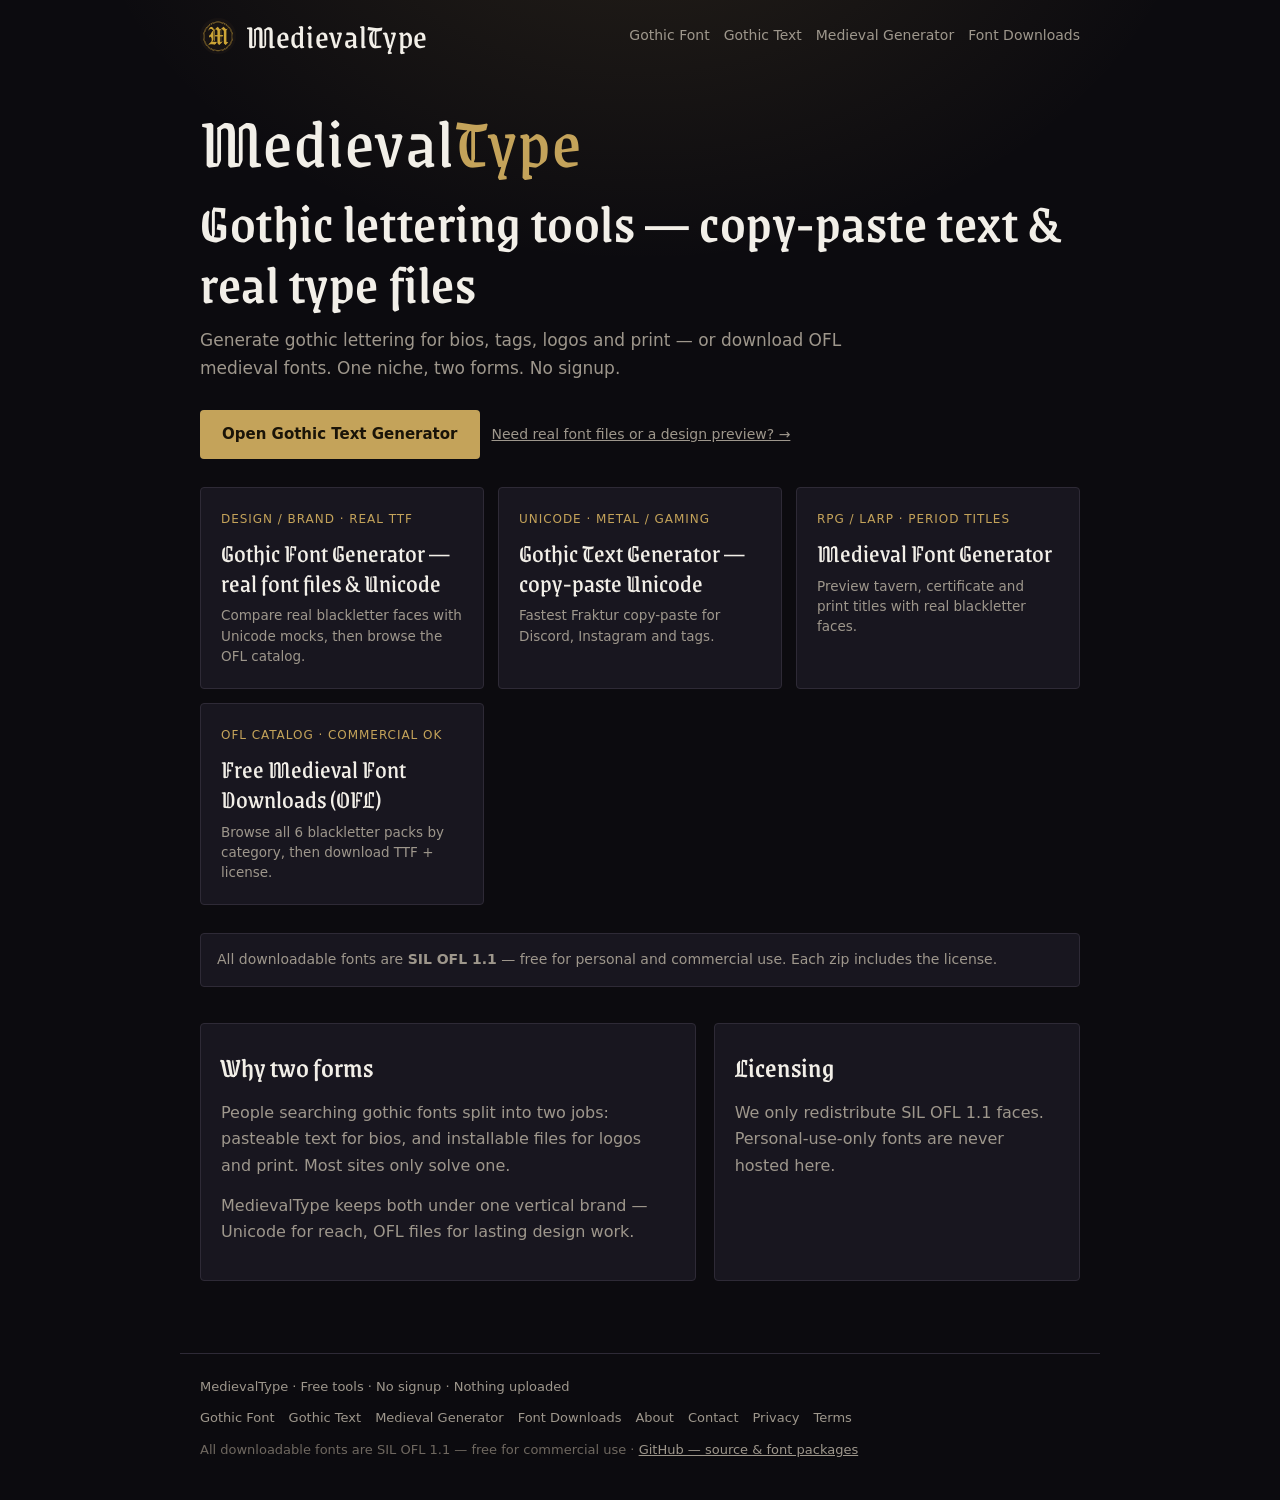
<file: index.html>
<!DOCTYPE html>
<html lang="en" data-theme="gothic">
<head>
<meta charset="UTF-8">
<meta name="viewport" content="width=device-width, initial-scale=1">
<title>MedievalType &mdash; Free Gothic &amp; Medieval Lettering Tools</title>
<meta name="description" content="Copy-paste gothic text, preview real blackletter fonts, and download free OFL medieval font files. No signup.">
<link rel="canonical" href="https://medievaltype.com/">
<link rel="icon" href="/assets/favicon.png" type="image/png">
<link rel="icon" href="/assets/logo-mark.png" type="image/png" sizes="128x128">
<link rel="apple-touch-icon" href="/assets/apple-touch-icon.png">
<meta property="og:type" content="website">
<meta property="og:site_name" content="MedievalType">
<meta property="og:url" content="https://medievaltype.com/">
<meta property="og:title" content="MedievalType &mdash; Free Gothic &amp; Medieval Lettering Tools">
<meta property="og:description" content="Copy-paste gothic text, preview real blackletter fonts, and download free OFL medieval font files.">
<meta property="og:image" content="https://medievaltype.com/og/default.png">
<meta name="twitter:card" content="summary_large_image">
<meta name="twitter:image" content="https://medievaltype.com/og/default.png">
<link rel="stylesheet" href="/assets/css/site.css">
<style>
  .lead-actions { display:flex; gap:12px; flex-wrap:wrap; align-items:center; margin:22px 0 10px; }
  .lead-actions .btn { min-height:44px; padding:12px 22px; }
  .lead-note { color:var(--dim); font-size:14px; }
  .split {
    display:grid; gap:18px; grid-template-columns:1.15fr .85fr; margin-top:36px;
  }
  .split .panel {
    border:1px solid var(--line); background:var(--panel); border-radius:var(--radius); padding:20px;
  }
  .split h2 { margin:0 0 10px; padding:0; border:0; font-size:28px; }
  .path .d { font-size:13.5px; }
  .trust-line {
    margin-top:28px; padding:14px 16px; border:1px solid var(--line);
    background:var(--panel); border-radius:var(--radius); color:var(--dim); font-size:14px;
  }
  @media (max-width:760px){
    .split { grid-template-columns:1fr; }
    h1 { font-size:clamp(28px, 8vw, 40px); }
    .hero-mark { font-size:clamp(36px, 9vw, 56px); }
  }
</style>
</head>
<body>
<header class="site-header">
  <a class="brand" href="/"><img src="/assets/logo-mark.png" width="36" height="36" alt="">MedievalType</a>
    <nav class="nav" aria-label="Primary">
    <a href="/gothic-font-generator/">Gothic Font</a>
    <a href="/gothic-text-generator/">Gothic Text</a>
    <a href="/medieval-font-generator/">Medieval Generator</a>
    <a href="/medieval-fonts/">Font Downloads</a>
  </nav>
</header>

<main class="wrap">
  <p class="hero-mark">Medieval<span>Type</span></p>
  <h1>Gothic lettering tools &mdash; copy-paste text &amp; real type files</h1>
  <p class="sub">Generate gothic lettering for bios, tags, logos and print &mdash; or download OFL medieval fonts. One niche, two forms. No signup.</p>

  <div class="lead-actions">
    <a class="btn" href="/gothic-text-generator/">Open Gothic Text Generator</a>
    <a class="lead-note" href="/gothic-font-generator/">Need real font files or a design preview? &rarr;</a>
  </div>

  <div class="paths">
    <a class="path" href="/gothic-font-generator/">
      <div class="kicker">Design / brand &middot; real TTF</div>
      <div class="t">Gothic Font Generator &mdash; real font files &amp; Unicode</div>
      <div class="d">Compare real blackletter faces with Unicode mocks, then browse the OFL catalog.</div>
    </a>
    <a class="path" href="/gothic-text-generator/">
      <div class="kicker">Unicode &middot; metal / gaming</div>
      <div class="t">Gothic Text Generator &mdash; copy-paste Unicode</div>
      <div class="d">Fastest Fraktur copy-paste for Discord, Instagram and tags.</div>
    </a>
    <a class="path" href="/medieval-font-generator/">
      <div class="kicker">RPG / LARP &middot; period titles</div>
      <div class="t">Medieval Font Generator</div>
      <div class="d">Preview tavern, certificate and print titles with real blackletter faces.</div>
    </a>
    <a class="path" href="/medieval-fonts/">
      <div class="kicker">OFL catalog &middot; commercial OK</div>
      <div class="t">Free Medieval Font Downloads (OFL)</div>
      <div class="d">Browse all 6 blackletter packs by category, then download TTF + license.</div>
    </a>
  </div>

  <div class="trust-line">
    All downloadable fonts are <strong>SIL OFL 1.1</strong> &mdash; free for personal and commercial use. Each zip includes the license.
  </div>

  <div class="split">
    <section class="panel">
      <h2>Why two forms</h2>
      <p>People searching gothic fonts split into two jobs: pasteable text for bios, and installable files for logos and print. Most sites only solve one.</p>
      <p>MedievalType keeps both under one vertical brand &mdash; Unicode for reach, OFL files for lasting design work.</p>
    </section>
    <section class="panel">
      <h2>Licensing</h2>
      <p>We only redistribute SIL OFL 1.1 faces. Personal-use-only fonts are never hosted here.</p>
    </section>
  </div>
</main>

<footer class="site-footer">
  <div class="footer-brand">MedievalType &middot; Free tools &middot; No signup &middot; Nothing uploaded</div>
  <nav class="footer-nav" aria-label="Footer">
    <a href="/gothic-font-generator/">Gothic Font</a>
    <a href="/gothic-text-generator/">Gothic Text</a>
    <a href="/medieval-font-generator/">Medieval Generator</a>
    <a href="/medieval-fonts/">Font Downloads</a>
    <a href="/about/">About</a>
    <a href="/contact/">Contact</a>
    <a href="/privacy/">Privacy</a>
    <a href="/terms/">Terms</a>
  </nav>
  <div class="footer-meta">All downloadable fonts are SIL OFL 1.1 &mdash; free for commercial use &middot; <a href="https://github.com/eric4885/medievaltype.com" rel="noopener">GitHub &mdash; source &amp; font packages</a></div>
</footer>
</body>
</html>
</file>
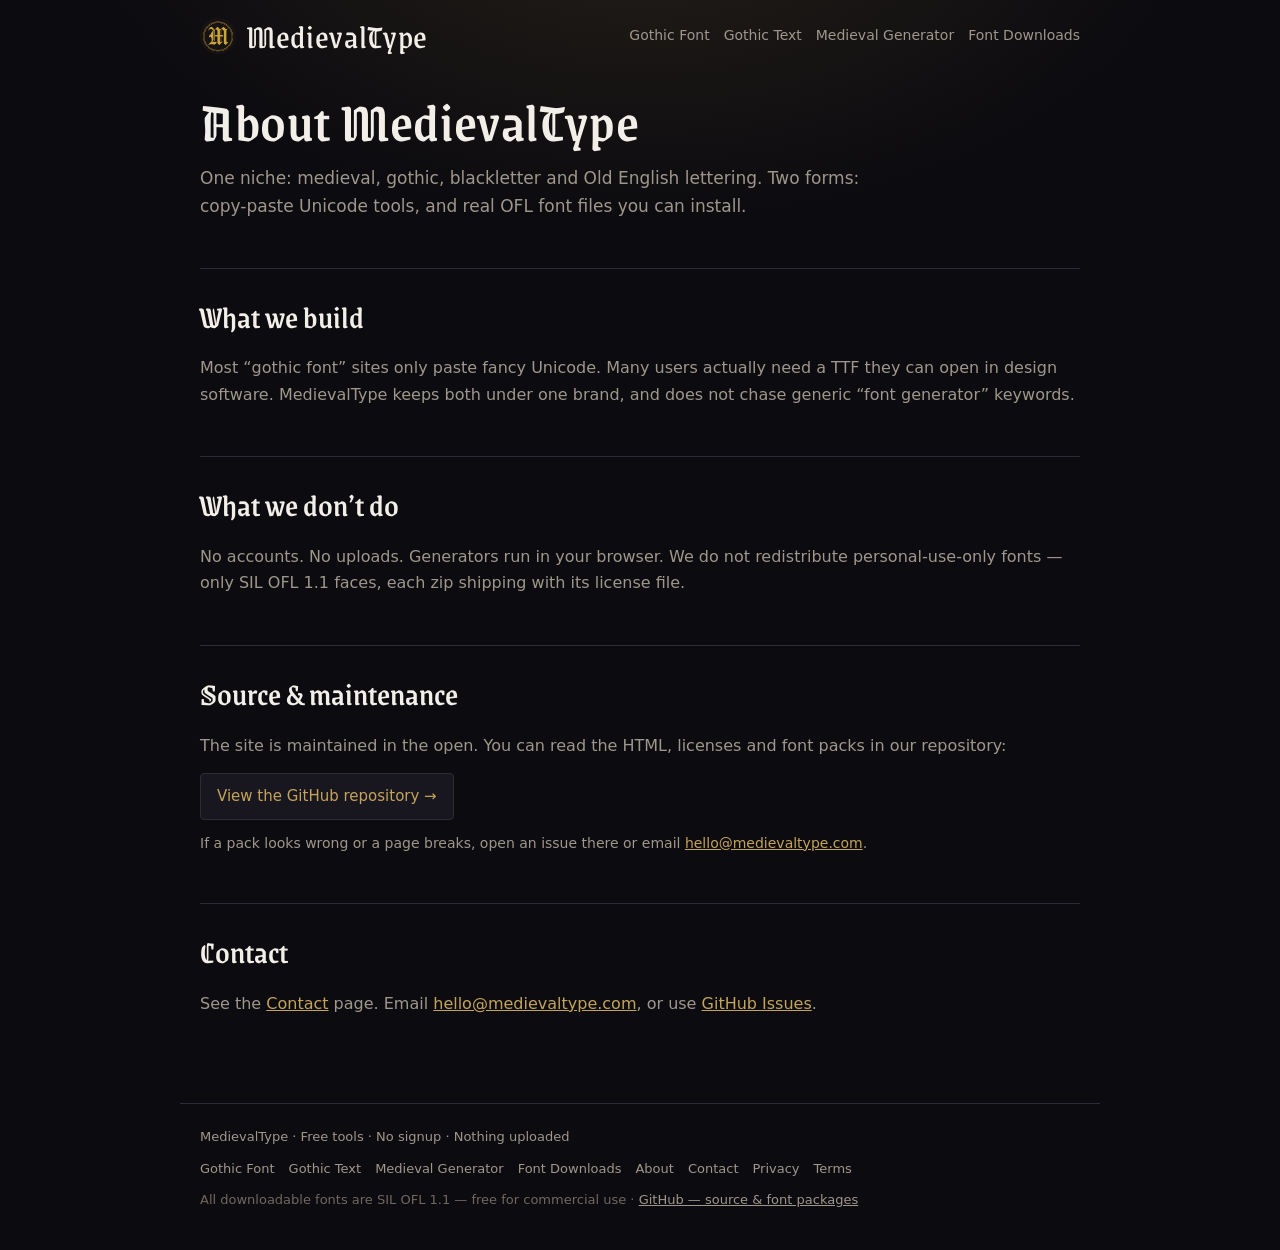
<file: about/index.html>
<!DOCTYPE html>
<html lang="en" data-theme="gothic">
<head>
<meta charset="UTF-8">
<meta name="viewport" content="width=device-width, initial-scale=1">
<title>About &mdash; MedievalType</title>
<meta name="description" content="MedievalType is a vertical site for medieval, gothic and blackletter lettering: Unicode generators plus free OFL font downloads. Open source on GitHub.">
<link rel="canonical" href="https://medievaltype.com/about/">
<link rel="icon" href="/assets/favicon.png" type="image/png">
<link rel="icon" href="/assets/logo-mark.png" type="image/png" sizes="128x128">
<link rel="apple-touch-icon" href="/assets/apple-touch-icon.png">
<meta property="og:site_name" content="MedievalType">
<meta property="og:image" content="https://medievaltype.com/og/default.png">
<meta name="twitter:card" content="summary_large_image">
<meta name="twitter:image" content="https://medievaltype.com/og/default.png">
<link rel="stylesheet" href="/assets/css/site.css">
</head>
<body>
<header class="site-header">
  <a class="brand" href="/"><img src="/assets/logo-mark.png" width="36" height="36" alt="">MedievalType</a>
    <nav class="nav" aria-label="Primary">
    <a href="/gothic-font-generator/">Gothic Font</a>
    <a href="/gothic-text-generator/">Gothic Text</a>
    <a href="/medieval-font-generator/">Medieval Generator</a>
    <a href="/medieval-fonts/">Font Downloads</a>
  </nav>
</header>
<main class="wrap">
  <h1>About MedievalType</h1>
  <p class="sub">One niche: medieval, gothic, blackletter and Old English lettering. Two forms: copy-paste Unicode tools, and real OFL font files you can install.</p>
  <h2>What we build</h2>
  <p>Most &ldquo;gothic font&rdquo; sites only paste fancy Unicode. Many users actually need a TTF they can open in design software. MedievalType keeps both under one brand, and does not chase generic &ldquo;font generator&rdquo; keywords.</p>
  <h2>What we don&rsquo;t do</h2>
  <p>No accounts. No uploads. Generators run in your browser. We do not redistribute personal-use-only fonts &mdash; only SIL OFL 1.1 faces, each zip shipping with its license file.</p>
  <h2>Source &amp; maintenance</h2>
  <p>The site is maintained in the open. You can read the HTML, licenses and font packs in our repository:</p>
  <div class="links">
    <a href="https://github.com/eric4885/medievaltype.com" rel="noopener">View the GitHub repository &rarr;</a>
  </div>
  <p class="hint" style="margin-top:12px">If a pack looks wrong or a page breaks, open an issue there or email <a href="mailto:hello@medievaltype.com">hello@medievaltype.com</a>.</p>
  <h2>Contact</h2>
  <p>See the <a href="/contact/">Contact</a> page. Email <a href="mailto:hello@medievaltype.com">hello@medievaltype.com</a>, or use <a href="https://github.com/eric4885/medievaltype.com/issues" rel="noopener">GitHub Issues</a>.</p>
</main>
<footer class="site-footer">
  <div class="footer-brand">MedievalType &middot; Free tools &middot; No signup &middot; Nothing uploaded</div>
  <nav class="footer-nav" aria-label="Footer">
    <a href="/gothic-font-generator/">Gothic Font</a>
    <a href="/gothic-text-generator/">Gothic Text</a>
    <a href="/medieval-font-generator/">Medieval Generator</a>
    <a href="/medieval-fonts/">Font Downloads</a>
    <a href="/about/">About</a>
    <a href="/contact/">Contact</a>
    <a href="/privacy/">Privacy</a>
    <a href="/terms/">Terms</a>
  </nav>
  <div class="footer-meta">All downloadable fonts are SIL OFL 1.1 &mdash; free for commercial use &middot; <a href="https://github.com/eric4885/medievaltype.com" rel="noopener">GitHub &mdash; source &amp; font packages</a></div>
</footer>
</body>
</html>
</file>
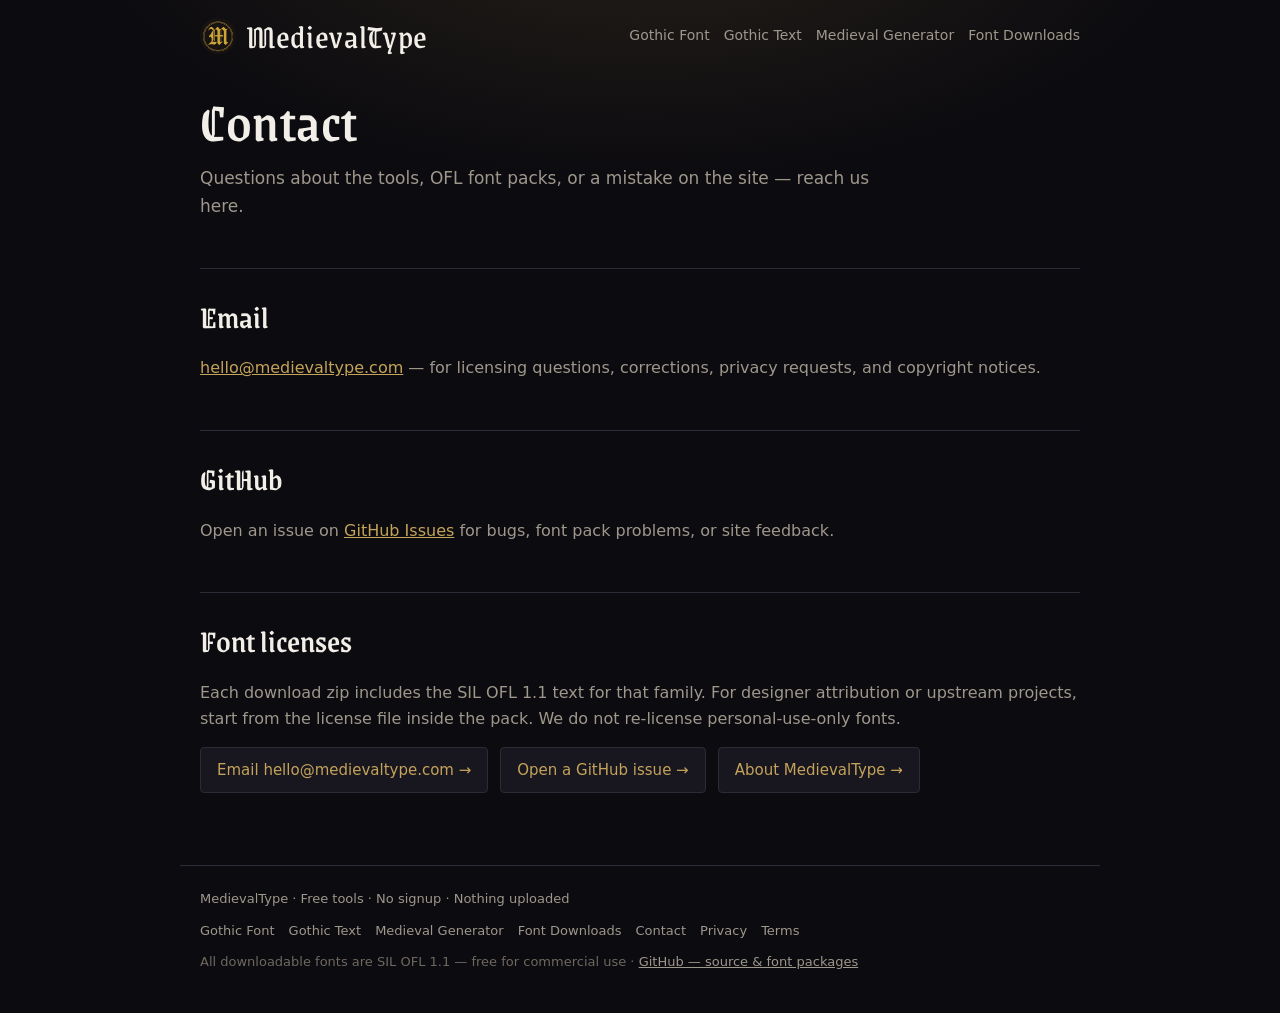
<file: contact/index.html>
<!DOCTYPE html>
<html lang="en" data-theme="gothic">
<head>
<meta charset="UTF-8">
<meta name="viewport" content="width=device-width, initial-scale=1">
<title>Contact &mdash; MedievalType</title>
<meta name="description" content="Contact MedievalType for site issues, font licensing questions, or corrections.">
<link rel="canonical" href="https://medievaltype.com/contact/">
<link rel="icon" href="/assets/favicon.png" type="image/png">
<link rel="icon" href="/assets/logo-mark.png" type="image/png" sizes="128x128">
<link rel="apple-touch-icon" href="/assets/apple-touch-icon.png">
<meta property="og:site_name" content="MedievalType">
<meta property="og:image" content="https://medievaltype.com/og/default.png">
<meta name="twitter:card" content="summary_large_image">
<meta name="twitter:image" content="https://medievaltype.com/og/default.png">
<link rel="stylesheet" href="/assets/css/site.css">
</head>
<body>
<header class="site-header">
  <a class="brand" href="/"><img src="/assets/logo-mark.png" width="36" height="36" alt="">MedievalType</a>
    <nav class="nav" aria-label="Primary">
    <a href="/gothic-font-generator/">Gothic Font</a>
    <a href="/gothic-text-generator/">Gothic Text</a>
    <a href="/medieval-font-generator/">Medieval Generator</a>
    <a href="/medieval-fonts/">Font Downloads</a>
  </nav>
</header>
<main class="wrap">
  <h1>Contact</h1>
  <p class="sub">Questions about the tools, OFL font packs, or a mistake on the site &mdash; reach us here.</p>
  <h2>Email</h2>
  <p><a href="mailto:hello@medievaltype.com">hello@medievaltype.com</a> &mdash; for licensing questions, corrections, privacy requests, and copyright notices.</p>
  <h2>GitHub</h2>
  <p>Open an issue on <a href="https://github.com/eric4885/medievaltype.com/issues" rel="noopener">GitHub Issues</a> for bugs, font pack problems, or site feedback.</p>
  <h2>Font licenses</h2>
  <p>Each download zip includes the SIL OFL 1.1 text for that family. For designer attribution or upstream projects, start from the license file inside the pack. We do not re-license personal-use-only fonts.</p>
  <div class="links">
    <a href="mailto:hello@medievaltype.com">Email hello@medievaltype.com &rarr;</a>
    <a href="https://github.com/eric4885/medievaltype.com/issues" rel="noopener">Open a GitHub issue &rarr;</a>
    <a href="/about/">About MedievalType &rarr;</a>
  </div>
</main>
<footer class="site-footer">
  <div class="footer-brand">MedievalType &middot; Free tools &middot; No signup &middot; Nothing uploaded</div>
  <nav class="footer-nav" aria-label="Footer">
    <a href="/gothic-font-generator/">Gothic Font</a>
    <a href="/gothic-text-generator/">Gothic Text</a>
    <a href="/medieval-font-generator/">Medieval Generator</a>
    <a href="/medieval-fonts/">Font Downloads</a>
    <a href="/contact/">Contact</a>
    <a href="/privacy/">Privacy</a>
    <a href="/terms/">Terms</a>
  </nav>
  <div class="footer-meta">All downloadable fonts are SIL OFL 1.1 &mdash; free for commercial use &middot; <a href="https://github.com/eric4885/medievaltype.com" rel="noopener">GitHub &mdash; source &amp; font packages</a></div>
</footer>
</body>
</html>
</file>
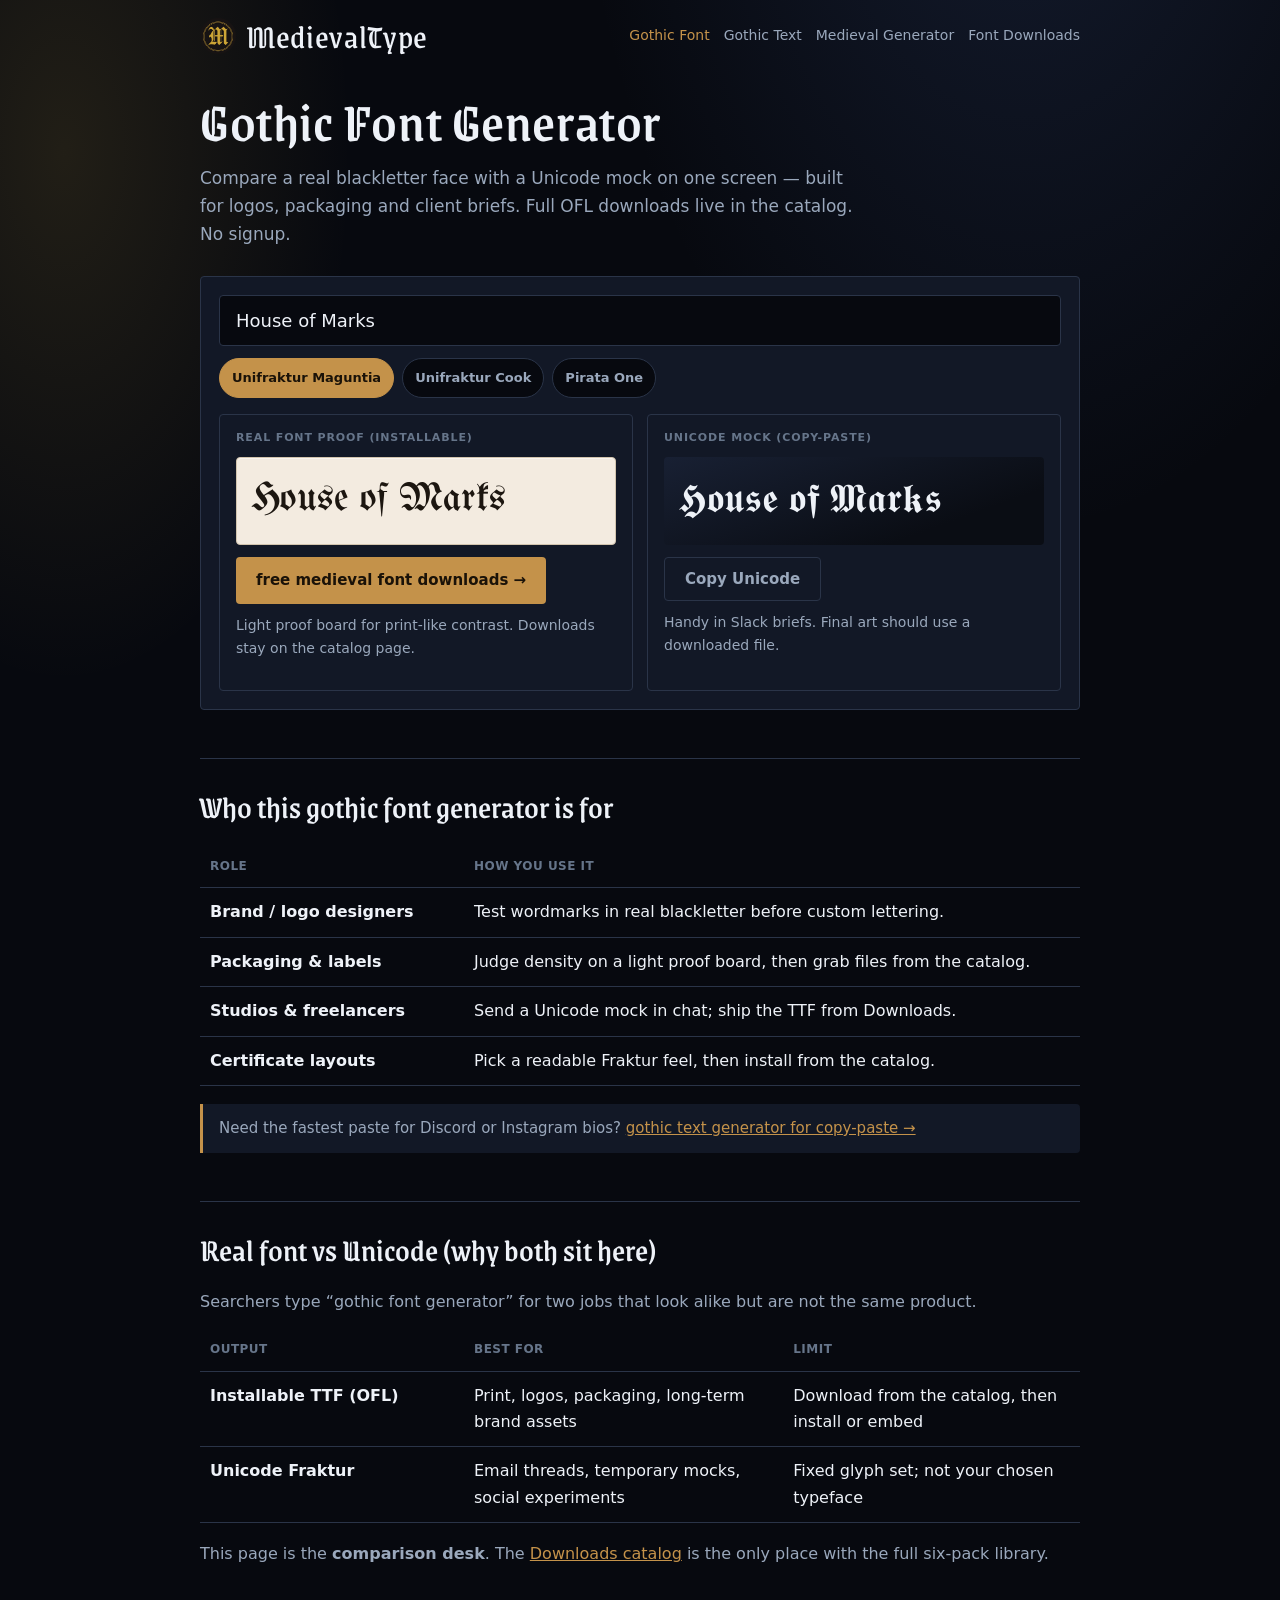
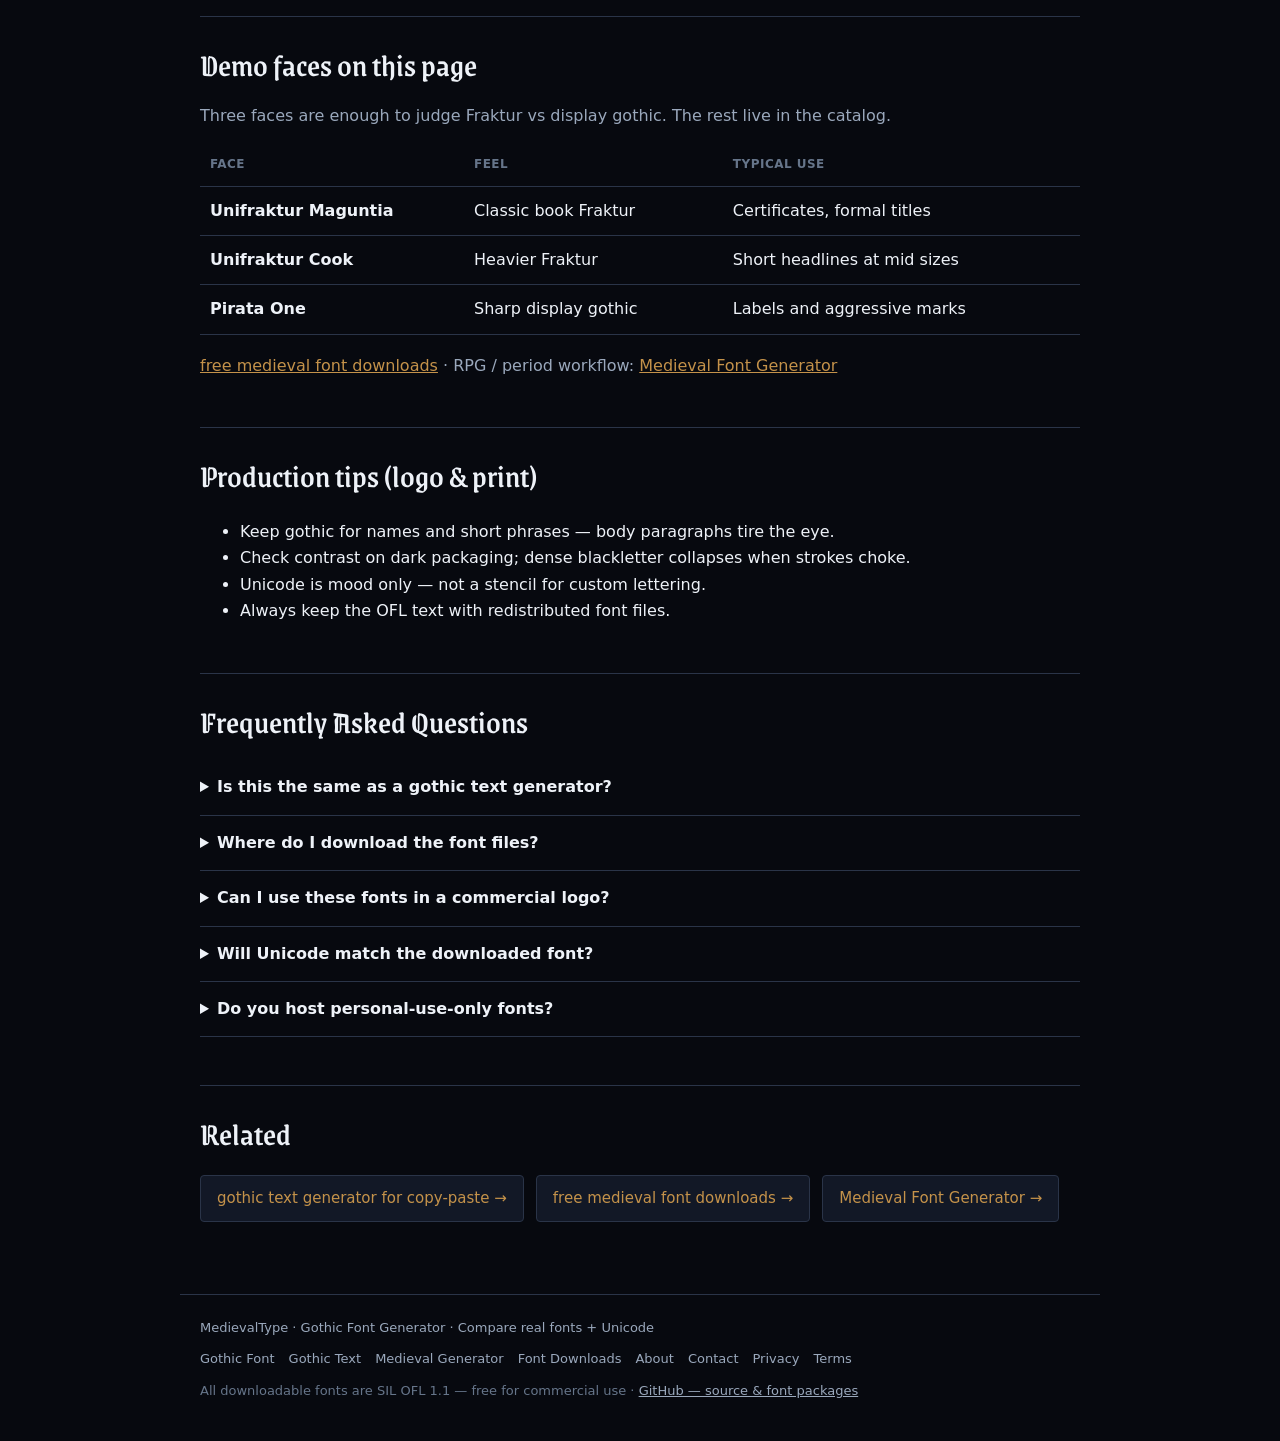
<file: gothic-font-generator/index.html>
<!DOCTYPE html>
<html lang="en" data-theme="atelier">
<head>
<meta charset="UTF-8">
<meta name="viewport" content="width=device-width, initial-scale=1">
<title>Gothic Font Generator &mdash; Preview Blackletter Fonts &amp; Copy Text (Free)</title>
<meta name="description" content="Gothic font generator for logos, packaging and brand marks. Compare real OFL blackletter previews with Unicode mocks, then browse the full download catalog. Free, no signup.">
<link rel="canonical" href="https://medievaltype.com/gothic-font-generator/">
<link rel="icon" href="/assets/favicon.png" type="image/png">
<link rel="icon" href="/assets/logo-mark.png" type="image/png" sizes="128x128">
<link rel="apple-touch-icon" href="/assets/apple-touch-icon.png">
<meta property="og:type" content="website">
<meta property="og:site_name" content="MedievalType">
<meta property="og:url" content="https://medievaltype.com/gothic-font-generator/">
<meta property="og:title" content="Gothic Font Generator &mdash; Real Fonts + Unicode Preview">
<meta property="og:description" content="Side-by-side gothic font preview: real blackletter faces vs Unicode mocks for brand work.">
<meta property="og:image" content="https://medievaltype.com/og/default.png">
<meta name="twitter:card" content="summary_large_image">
<meta name="twitter:image" content="https://medievaltype.com/og/default.png">
<script type="application/ld+json">
{
  "@context":"https://schema.org",
  "@type":"FAQPage",
  "mainEntity":[
    {"@type":"Question","name":"Is this the same as a gothic text generator?","acceptedAnswer":{"@type":"Answer","text":"No. This page compares real installable blackletter fonts with Unicode mocks for design work. Full OFL downloads live on the medieval fonts catalog. For fastest social-bio paste only, use the Gothic Text Generator."}},
    {"@type":"Question","name":"Where do I download the font files?","acceptedAnswer":{"@type":"Answer","text":"On the Medieval Font Downloads catalog. This generator page is for preview and comparison; the catalog is the only full six-pack download library."}},
    {"@type":"Question","name":"Can I use these fonts in a commercial logo?","acceptedAnswer":{"@type":"Answer","text":"Yes under SIL OFL 1.1 for the faces we host. Keep the license with redistributions. You may not sell the font file alone as your product."}},
    {"@type":"Question","name":"Will Unicode match the downloaded font?","acceptedAnswer":{"@type":"Answer","text":"No. Unicode Fraktur is a fixed mathematical alphabet. Each TTF has its own outlines. Use Unicode for direction; use the downloaded file for final artwork."}},
    {"@type":"Question","name":"Do you host personal-use-only fonts?","acceptedAnswer":{"@type":"Answer","text":"No. Every pack on MedievalType is SIL OFL 1.1."}}
  ]
}
</script>
<link rel="preload" href="/assets/fonts/unifraktur-maguntia/UnifrakturMaguntia-Book.woff2" as="font" type="font/woff2" crossorigin>
<link rel="stylesheet" href="/assets/css/site.css">
<style>
  html[data-theme="atelier"] {
    --accent: #c4924a;
    --accent-ink: #1a1208;
  }
  .gf-split {
    display: grid;
    gap: 14px;
    grid-template-columns: 1fr 1fr;
    margin-top: 16px;
  }
  .gf-pane {
    border: 1px solid var(--line);
    background: var(--panel);
    border-radius: var(--radius);
    padding: 14px 16px 16px;
  }
  .gf-pane .pane-label {
    font-size: 11px;
    font-weight: 700;
    letter-spacing: .08em;
    text-transform: uppercase;
    color: var(--muted);
    margin: 0 0 10px;
  }
  .gf-pane .sample {
    min-height: 88px;
    font-size: clamp(26px, 5vw, 40px);
    line-height: 1.3;
    word-break: break-word;
    border-radius: var(--radius);
    padding: 16px 14px;
    margin-bottom: 12px;
  }
  .gf-pane.is-proof .sample {
    background: #f3ebe0;
    color: #1c1610;
    border: 1px solid #d2c4ae;
    box-shadow: inset 0 1px 0 rgba(255,255,255,.5);
  }
  .gf-pane.is-uni .sample {
    background: var(--preview-bg);
    color: var(--ink);
  }
  .face-tabs { display:flex; flex-wrap:wrap; gap:8px; margin:12px 0 0; }
  .face-tabs button {
    border:1px solid var(--line); background:var(--bg); color:var(--dim);
    padding:8px 12px; border-radius:999px; cursor:pointer; font:650 13px var(--font-ui);
    min-height: 40px;
  }
  .face-tabs button[aria-selected="true"] {
    border-color: var(--accent); color: var(--accent-ink); background: var(--accent);
  }
  .gf-note-row { margin-top: 10px; }
  @media (max-width: 720px) {
    .gf-split { grid-template-columns: 1fr; }
  }
</style>
</head>
<body>
<header class="site-header">
  <a class="brand" href="/"><img src="/assets/logo-mark.png" width="36" height="36" alt="">MedievalType</a>
    <nav class="nav" aria-label="Primary">
    <a href="/gothic-font-generator/" aria-current="page">Gothic Font</a>
    <a href="/gothic-text-generator/">Gothic Text</a>
    <a href="/medieval-font-generator/">Medieval Generator</a>
    <a href="/medieval-fonts/">Font Downloads</a>
  </nav>
</header>

<main class="wrap">
  <h1>Gothic Font Generator</h1>
  <p class="sub">Compare a real blackletter face with a Unicode mock on one screen &mdash; built for logos, packaging and client briefs. Full OFL downloads live in the catalog. No signup.</p>

  <div class="tool">
    <input type="text" id="src" value="House of Marks" maxlength="120" autocomplete="off" aria-label="Type text for gothic font preview">
    <div class="face-tabs" id="faces" role="tablist" aria-label="Demo blackletter faces"></div>

    <div class="gf-split">
      <div class="gf-pane is-proof">
        <p class="pane-label">Real font proof (installable)</p>
        <div class="sample" id="fontOut">House of Marks</div>
        <a class="btn" href="/medieval-fonts/">free medieval font downloads &rarr;</a>
        <p class="hint gf-note-row">Light proof board for print-like contrast. Downloads stay on the catalog page.</p>
      </div>
      <div class="gf-pane is-uni">
        <p class="pane-label">Unicode mock (copy-paste)</p>
        <div class="sample" id="uniOut" style="font-family:Georgia,serif">House of Marks</div>
        <button class="btn ghost" id="copyUni" type="button">Copy Unicode</button>
        <span class="hint ok" id="copied" hidden>Copied</span>
        <p class="hint gf-note-row">Handy in Slack briefs. Final art should use a downloaded file.</p>
      </div>
    </div>
  </div>

  <h2>Who this gothic font generator is for</h2>
  <div class="table-wrap">
  <table>
    <tr><th>Role</th><th>How you use it</th></tr>
    <tr><td>Brand / logo designers</td><td>Test wordmarks in real blackletter before custom lettering.</td></tr>
    <tr><td>Packaging &amp; labels</td><td>Judge density on a light proof board, then grab files from the catalog.</td></tr>
    <tr><td>Studios &amp; freelancers</td><td>Send a Unicode mock in chat; ship the TTF from Downloads.</td></tr>
    <tr><td>Certificate layouts</td><td>Pick a readable Fraktur feel, then install from the catalog.</td></tr>
  </table>
  </div>
  <div class="note">
    Need the fastest paste for Discord or Instagram bios? <a href="/gothic-text-generator/">gothic text generator for copy-paste &rarr;</a>
  </div>

  <h2>Real font vs Unicode (why both sit here)</h2>
  <p>Searchers type &ldquo;gothic font generator&rdquo; for two jobs that look alike but are not the same product.</p>
  <div class="table-wrap">
  <table>
    <tr><th>Output</th><th>Best for</th><th>Limit</th></tr>
    <tr><td>Installable TTF (OFL)</td><td>Print, logos, packaging, long-term brand assets</td><td>Download from the catalog, then install or embed</td></tr>
    <tr><td>Unicode Fraktur</td><td>Email threads, temporary mocks, social experiments</td><td>Fixed glyph set; not your chosen typeface</td></tr>
  </table>
  </div>
  <p>This page is the <strong>comparison desk</strong>. The <a href="/medieval-fonts/">Downloads catalog</a> is the only place with the full six-pack library.</p>

  <h2>Demo faces on this page</h2>
  <p>Three faces are enough to judge Fraktur vs display gothic. The rest live in the catalog.</p>
  <div class="table-wrap">
  <table>
    <tr><th>Face</th><th>Feel</th><th>Typical use</th></tr>
    <tr><td>Unifraktur Maguntia</td><td>Classic book Fraktur</td><td>Certificates, formal titles</td></tr>
    <tr><td>Unifraktur Cook</td><td>Heavier Fraktur</td><td>Short headlines at mid sizes</td></tr>
    <tr><td>Pirata One</td><td>Sharp display gothic</td><td>Labels and aggressive marks</td></tr>
  </table>
  </div>
  <p><a href="/medieval-fonts/">free medieval font downloads</a> &middot; RPG / period workflow: <a href="/medieval-font-generator/">Medieval Font Generator</a></p>

  <h2>Production tips (logo &amp; print)</h2>
  <ul>
    <li>Keep gothic for names and short phrases &mdash; body paragraphs tire the eye.</li>
    <li>Check contrast on dark packaging; dense blackletter collapses when strokes choke.</li>
    <li>Unicode is mood only &mdash; not a stencil for custom lettering.</li>
    <li>Always keep the OFL text with redistributed font files.</li>
  </ul>

  <h2>Frequently Asked Questions</h2>
  <details><summary>Is this the same as a gothic text generator?</summary>
    <p>No. This page compares real fonts with Unicode mocks. For paste-only tags, use the <a href="/gothic-text-generator/">Gothic Text Generator</a>.</p>
  </details>
  <details><summary>Where do I download the font files?</summary>
    <p>On <a href="/medieval-fonts/">Medieval Font Downloads</a> &mdash; the only full six-pack catalog.</p>
  </details>
  <details><summary>Can I use these fonts in a commercial logo?</summary>
    <p>Yes under SIL OFL 1.1 for faces we host. Do not sell the font file alone as your product.</p>
  </details>
  <details><summary>Will Unicode match the downloaded font?</summary>
    <p>No. Fraktur Unicode is a fixed math alphabet. Each TTF has its own design.</p>
  </details>
  <details><summary>Do you host personal-use-only fonts?</summary>
    <p>No. Every pack here is SIL OFL 1.1.</p>
  </details>

  <h2>Related</h2>
  <div class="links">
    <a href="/gothic-text-generator/">gothic text generator for copy-paste &rarr;</a>
    <a href="/medieval-fonts/">free medieval font downloads &rarr;</a>
    <a href="/medieval-font-generator/">Medieval Font Generator &rarr;</a>
  </div>
</main>

<footer class="site-footer">
  <div class="footer-brand">MedievalType &middot; Gothic Font Generator &middot; Compare real fonts + Unicode</div>
  <nav class="footer-nav" aria-label="Footer">
    <a href="/gothic-font-generator/">Gothic Font</a>
    <a href="/gothic-text-generator/">Gothic Text</a>
    <a href="/medieval-font-generator/">Medieval Generator</a>
    <a href="/medieval-fonts/">Font Downloads</a>
    <a href="/about/">About</a>
    <a href="/contact/">Contact</a>
    <a href="/privacy/">Privacy</a>
    <a href="/terms/">Terms</a>
  </nav>
  <div class="footer-meta">All downloadable fonts are SIL OFL 1.1 &mdash; free for commercial use &middot; <a href="https://github.com/eric4885/medievaltype.com" rel="noopener">GitHub &mdash; source &amp; font packages</a></div>
</footer>

<script src="/assets/js/unicode-styles.js"></script>
<script>
const FACES = [
  { id:'unifraktur-maguntia', name:'Unifraktur Maguntia', family:'UnifrakturMaguntia', woff2:'/assets/fonts/unifraktur-maguntia/UnifrakturMaguntia-Book.woff2' },
  { id:'unifraktur-cook', name:'Unifraktur Cook', family:'UnifrakturCook', woff2:'/assets/fonts/unifraktur-cook/UnifrakturCook-Bold.woff2' },
  { id:'pirata-one', name:'Pirata One', family:'"Pirata One"', woff2:'/assets/fonts/pirata-one/PirataOne-Regular.woff2' },
];

const loaded = new Set();
const src = document.getElementById('src');
const faces = document.getElementById('faces');
const fontOut = document.getElementById('fontOut');
const uniOut = document.getElementById('uniOut');
const copyUni = document.getElementById('copyUni');
const copied = document.getElementById('copied');
const gothicStyle = MT.STYLES.find(s => s.id === 'boldgothic') || MT.STYLES[0];
let current = FACES[0];

async function ensureFont(face){
  if (loaded.has(face.id) || !face.woff2 || !document.fonts || !window.FontFace) {
    loaded.add(face.id);
    return;
  }
  try {
    const ff = new FontFace(face.family.replace(/"/g,''), 'url(' + face.woff2 + ') format("woff2")', { display: 'swap' });
    await ff.load();
    document.fonts.add(ff);
  } catch (e) {}
  loaded.add(face.id);
}

FACES.forEach(f => {
  const b = document.createElement('button');
  b.type = 'button';
  b.textContent = f.name;
  b.dataset.id = f.id;
  b.setAttribute('role', 'tab');
  b.addEventListener('click', async () => {
    current = f;
    await ensureFont(f);
    render();
    history.replaceState(null, '', '#' + f.id);
  });
  faces.appendChild(b);
});

const hash = location.hash.replace(/^#/, '');
if (hash) {
  const found = FACES.find(f => f.id === hash);
  if (found) current = found;
}

function render(){
  const text = src.value || 'House of Marks';
  fontOut.style.fontFamily = current.family + ', Georgia, serif';
  fontOut.textContent = text;
  uniOut.textContent = MT.convert(text, gothicStyle, null);
  faces.querySelectorAll('button').forEach(b => {
    b.setAttribute('aria-selected', String(b.dataset.id === current.id));
  });
}

copyUni.addEventListener('click', async () => {
  await MT.copyText(uniOut.textContent);
  copied.hidden = false;
  setTimeout(() => { copied.hidden = true; }, 1400);
});

src.addEventListener('input', render);
ensureFont(current).then(render);
</script>
</body>
</html>
</file>
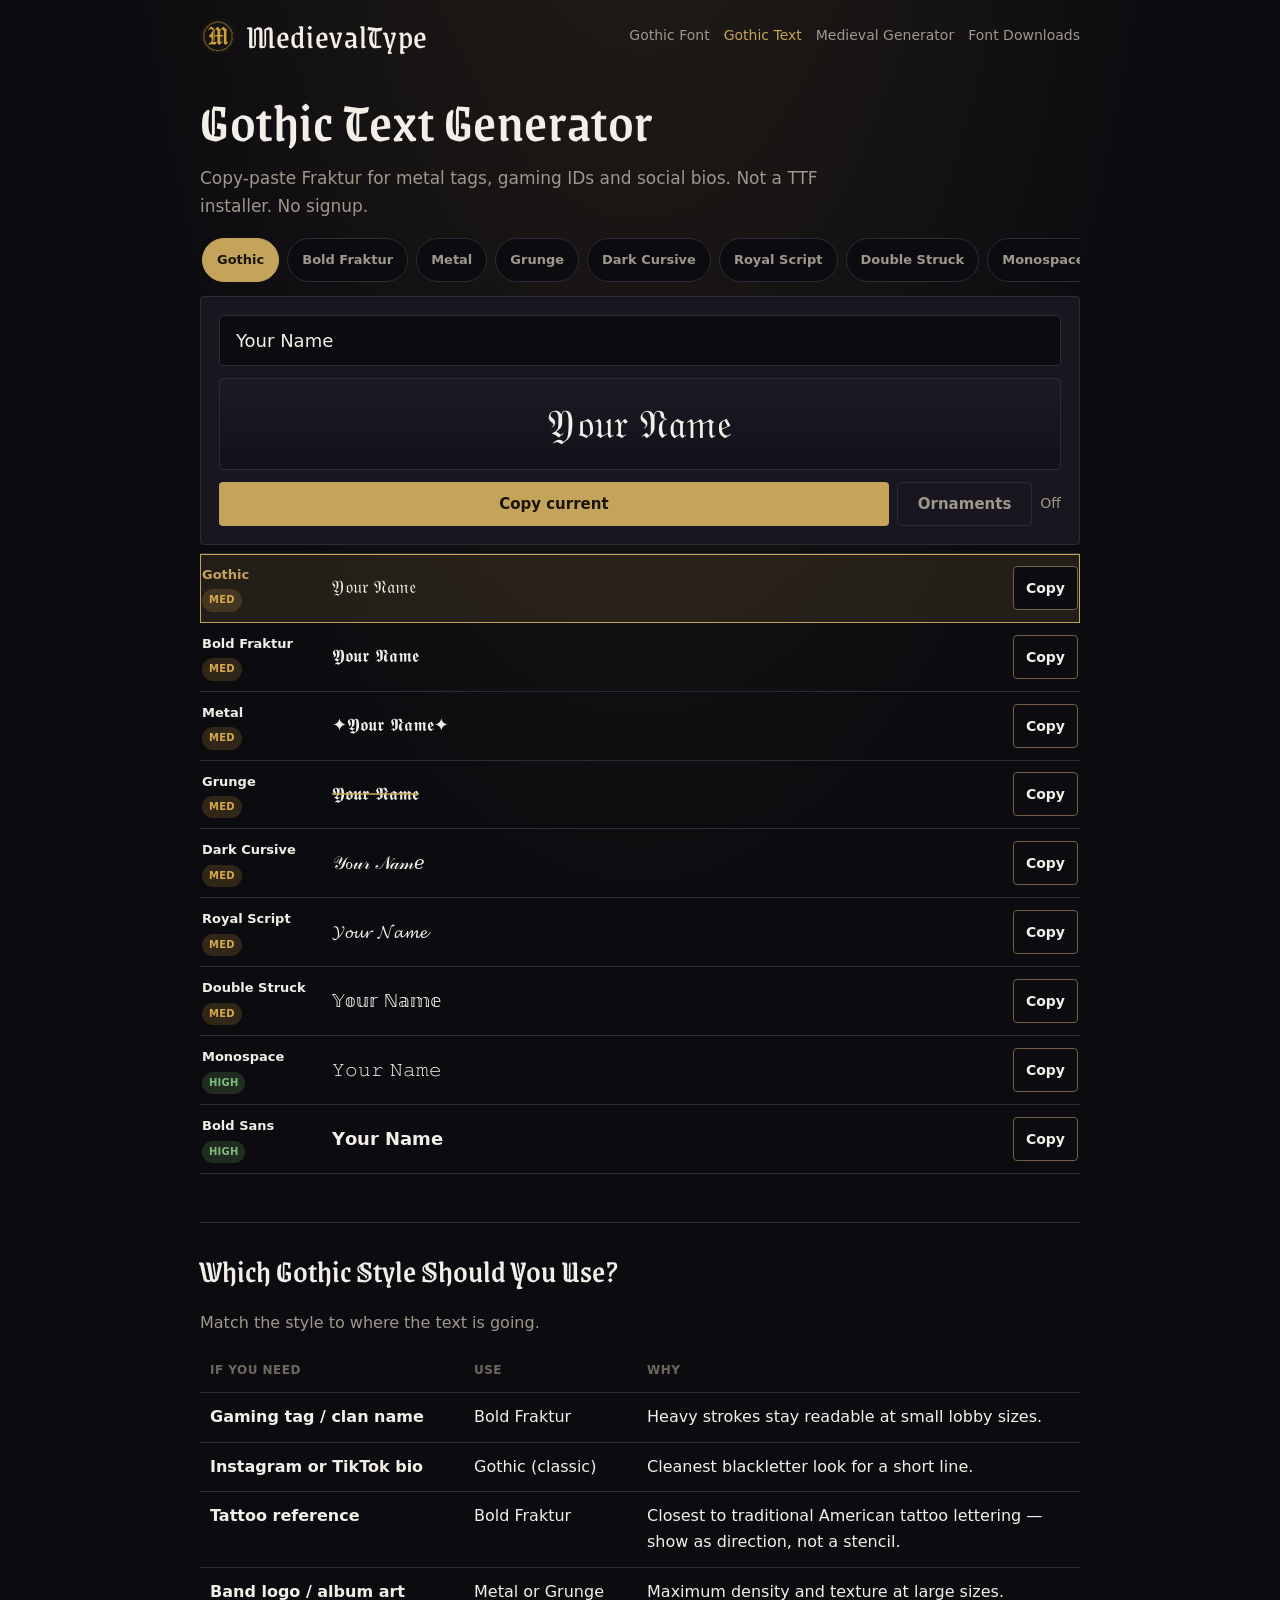
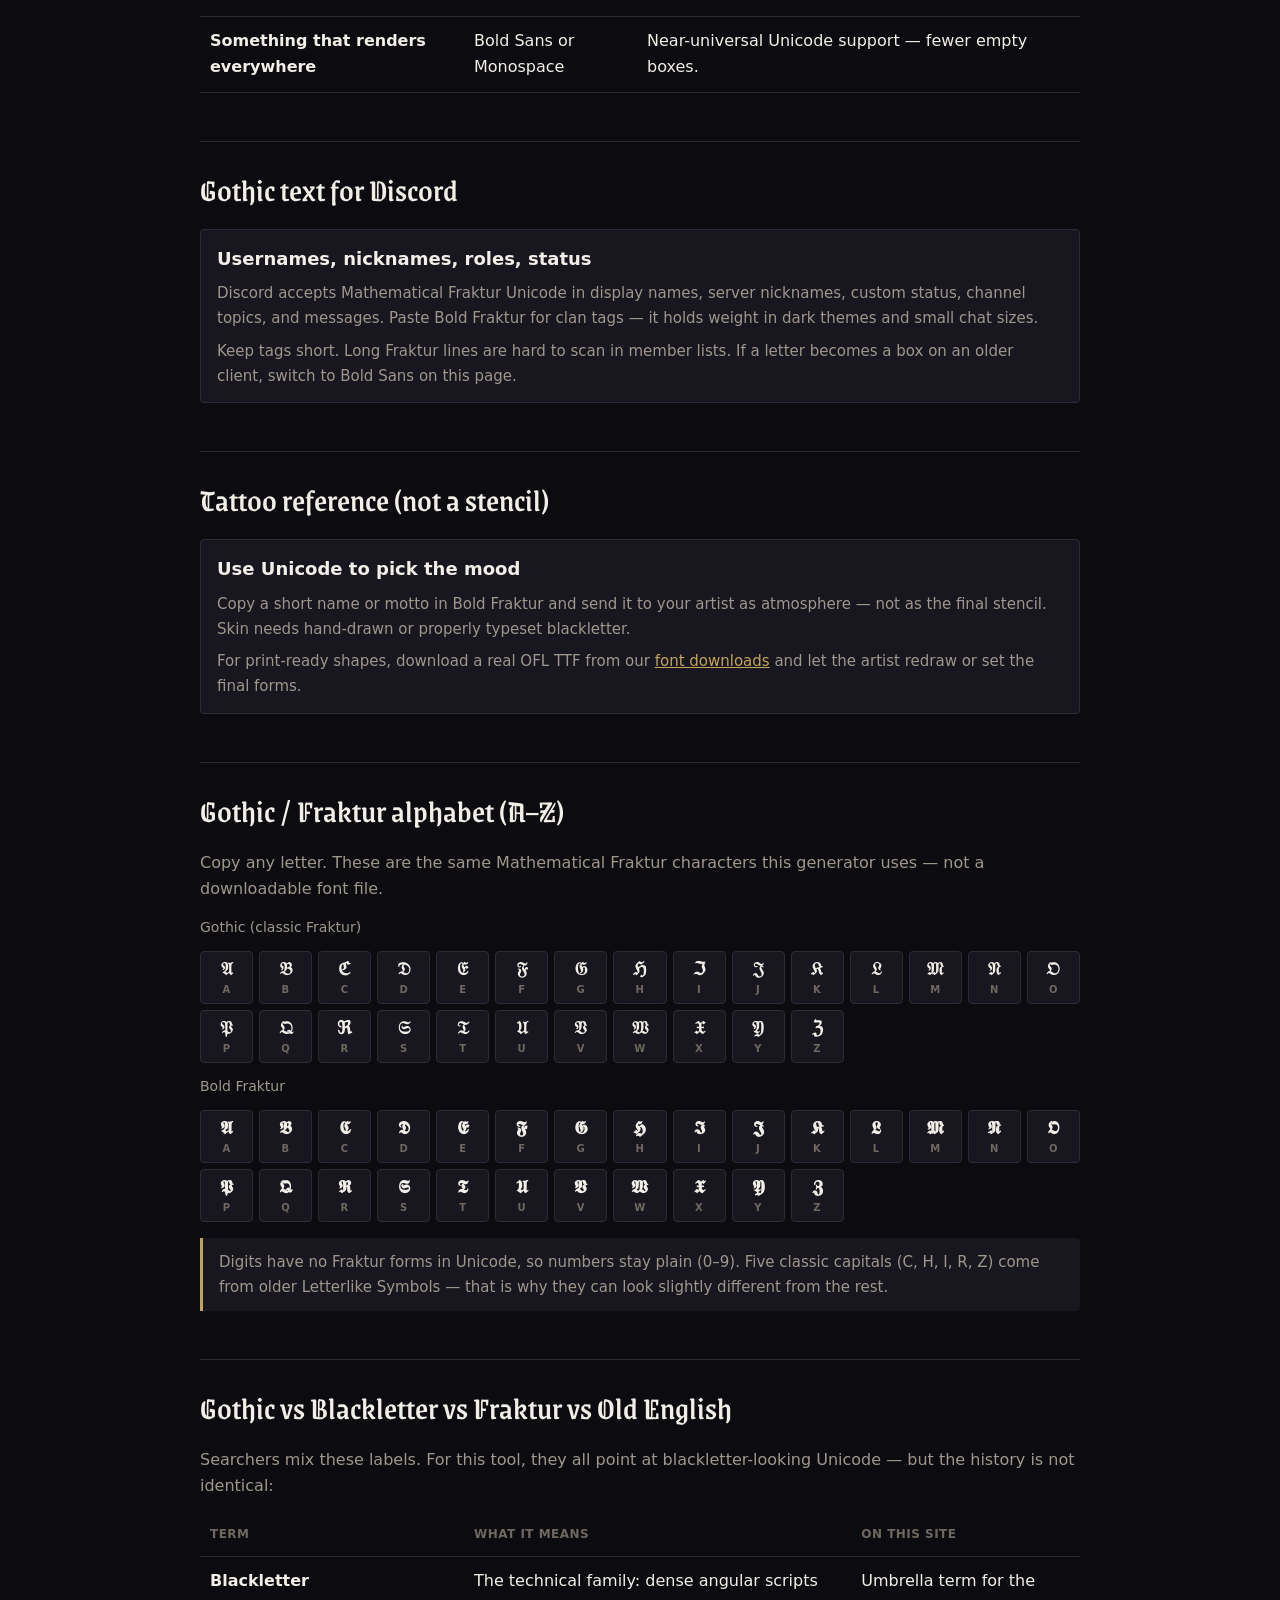
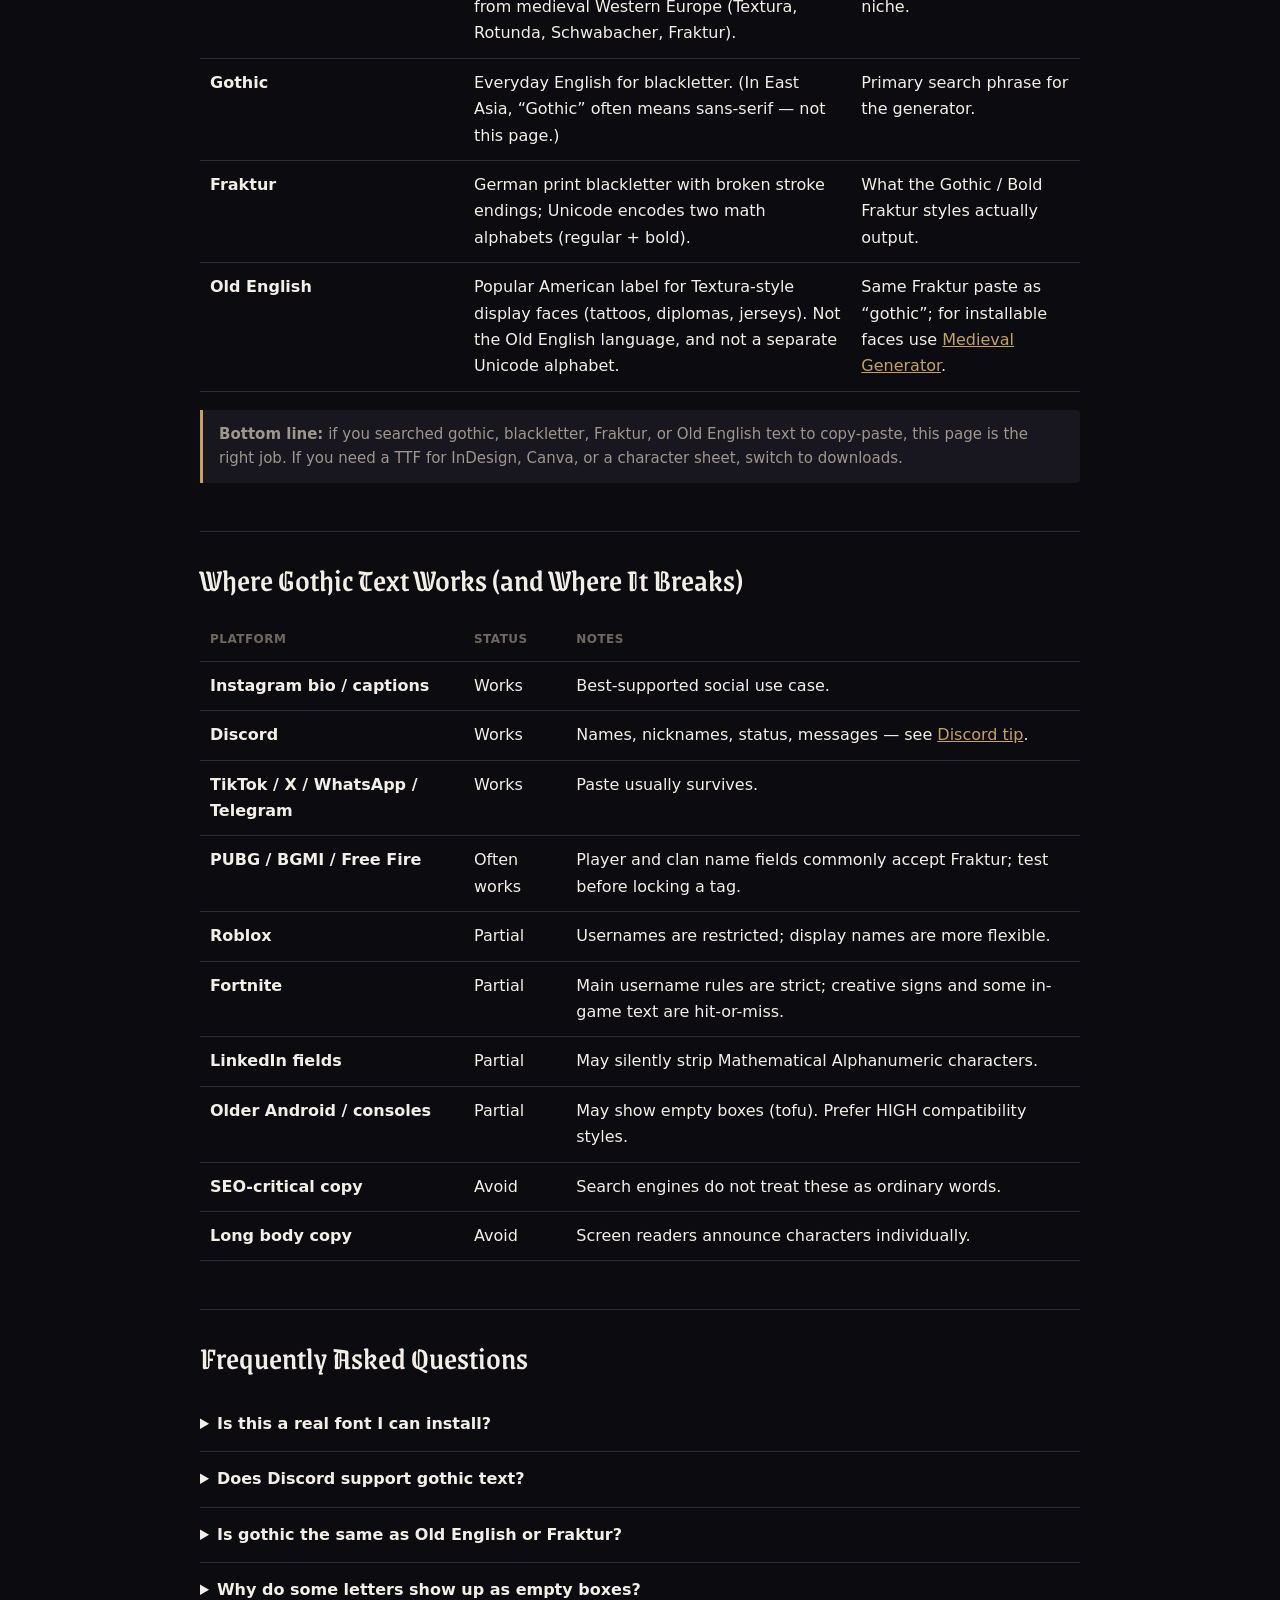
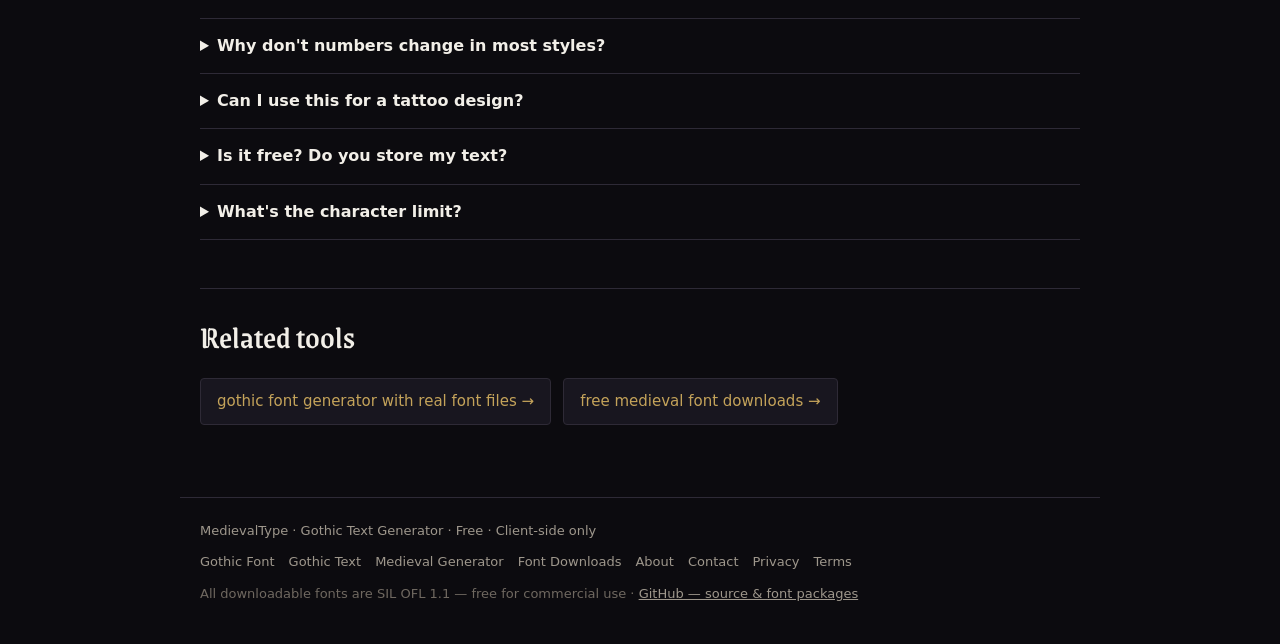
<file: gothic-text-generator/index.html>
<!DOCTYPE html>
<html lang="en" data-theme="gothic">
<head>
<meta charset="UTF-8">
<meta name="viewport" content="width=device-width, initial-scale=1">
<title>Gothic Text Generator &mdash; Copy &amp; Paste Blackletter Text (Free)</title>
<meta name="description" content="Convert any text into Gothic, blackletter and Fraktur Unicode lettering. Instant live preview, one-click copy for Instagram, Discord, TikTok and gaming tags. No signup.">
<link rel="canonical" href="https://medievaltype.com/gothic-text-generator/">
<link rel="icon" href="/assets/favicon.png" type="image/png">
<link rel="icon" href="/assets/logo-mark.png" type="image/png" sizes="128x128">
<link rel="apple-touch-icon" href="/assets/apple-touch-icon.png">
<meta property="og:type" content="website">
<meta property="og:site_name" content="MedievalType">
<meta property="og:url" content="https://medievaltype.com/gothic-text-generator/">
<meta property="og:title" content="Gothic Text Generator &mdash; Copy &amp; Paste Blackletter Text">
<meta property="og:description" content="Turn plain text into Gothic, blackletter and Fraktur lettering. Live preview, one-click copy.">
<meta property="og:image" content="https://medievaltype.com/og/default.png">
<meta name="twitter:card" content="summary_large_image">
<meta name="twitter:image" content="https://medievaltype.com/og/default.png">
<script type="application/ld+json">
{
  "@context":"https://schema.org",
  "@type":"FAQPage",
  "mainEntity":[
    {"@type":"Question","name":"Is this a real font I can install?","acceptedAnswer":{"@type":"Answer","text":"No. These are Unicode characters that already look like blackletter, so you can paste them anywhere without installing a font. For actual TTF or OTF files, use our free medieval font downloads."}},
    {"@type":"Question","name":"Why do some letters show up as empty boxes?","acceptedAnswer":{"@type":"Answer","text":"Your device has no glyph for that code point. Styles marked high compatibility are safest on older phones and game clients."}},
    {"@type":"Question","name":"Why don't numbers change in most styles?","acceptedAnswer":{"@type":"Answer","text":"Unicode includes Fraktur letters A to Z but no Fraktur numerals. Digits stay plain in most styles. Monospace and Bold Sans include number mappings."}},
    {"@type":"Question","name":"Can I use this for a tattoo design?","acceptedAnswer":{"@type":"Answer","text":"Yes as a style reference. Most tattoo artists redraw lettering by hand for the final stencil."}},
    {"@type":"Question","name":"Does Discord support gothic text?","acceptedAnswer":{"@type":"Answer","text":"Yes. Discord accepts Unicode Fraktur in usernames, nicknames, status, and messages. Prefer Bold Fraktur for small chat sizes."}},
    {"@type":"Question","name":"Is gothic the same as Old English or Fraktur?","acceptedAnswer":{"@type":"Answer","text":"In search language, yes for blackletter looks. Technically blackletter is the family, Fraktur is a German branch, and Old English is a popular American label for similar display faces. This tool outputs Mathematical Fraktur Unicode."}},
    {"@type":"Question","name":"Is it free? Do you store my text?","acceptedAnswer":{"@type":"Answer","text":"Free, no signup, no limits. Everything runs in your browser and your text is never sent to a server."}}
  ]
}
</script>
<link rel="stylesheet" href="/assets/css/site.css">
<style>
  .gt-sub { margin-bottom: 16px; }
  .style-chips {
    display: flex;
    gap: 8px;
    overflow-x: auto;
    -webkit-overflow-scrolling: touch;
    scrollbar-width: none;
    padding: 2px 2px 10px;
    margin: 0 0 4px;
  }
  .style-chips::-webkit-scrollbar { display: none; }
  .style-chips button {
    flex: 0 0 auto;
    border: 1px solid var(--line);
    background: var(--bg);
    color: var(--dim);
    border-radius: 999px;
    padding: 10px 14px;
    min-height: 44px;
    font: 650 13px var(--font-ui);
    cursor: pointer;
    white-space: nowrap;
  }
  .style-chips button[aria-selected="true"] {
    border-color: var(--accent);
    color: var(--accent-ink);
    background: var(--accent);
  }

  .gt-tool {
    position: sticky;
    top: 0;
    z-index: 20;
    background: color-mix(in srgb, var(--bg) 92%, transparent);
    backdrop-filter: blur(8px);
    padding: 8px 0 10px;
    margin: 0 -4px;
    padding-left: 4px;
    padding-right: 4px;
  }
  .gt-tool .tool {
    margin: 0;
  }
  .gt-tool .main-preview {
    margin: 12px 0;
    padding: 18px 14px;
    min-height: 64px;
    font-size: clamp(24px, 6.5vw, 40px);
  }
  .gt-actions {
    display: flex;
    gap: 8px;
    align-items: center;
    flex-wrap: wrap;
  }
  .gt-actions .btn { flex: 1 1 auto; min-width: 120px; }
  .gt-actions .btn.ghost { flex: 0 0 auto; }

  .list.compact { margin-top: 8px; }
  .list.compact .item {
    gap: 10px;
    padding: 10px 2px;
    align-items: center;
  }
  .list.compact .item .out {
    font-size: 18px;
    line-height: 1.25;
  }
  .list.compact .item .meta { width: 120px; }
  .list.compact .item .nm { font-size: 13px; }
  .list.compact .item .tag {
    font-size: 10px;
    padding: 3px 7px;
    margin-top: 2px;
    font-weight: 700;
    letter-spacing: .02em;
    text-transform: uppercase;
  }
  .list.compact .cp {
    min-width: 64px;
    min-height: 44px;
    padding: 10px 12px;
    font-weight: 700;
    color: var(--ink);
    border-color: color-mix(in srgb, var(--accent) 45%, var(--line));
  }
  .list.compact .item.is-active {
    background: color-mix(in srgb, var(--accent) 12%, transparent);
  }
  .list.compact .item.is-active .nm { color: var(--accent); }

  .toast {
    position: fixed;
    left: 50%;
    bottom: 22px;
    transform: translateX(-50%) translateY(12px);
    background: var(--accent);
    color: var(--accent-ink);
    padding: 12px 18px;
    border-radius: 999px;
    font-weight: 700;
    font-size: 14px;
    opacity: 0;
    pointer-events: none;
    transition: opacity .18s ease, transform .18s ease;
    z-index: 50;
    box-shadow: 0 8px 24px rgba(0,0,0,.35);
  }
  .toast.show {
    opacity: 1;
    transform: translateX(-50%) translateY(0);
  }

  @media (max-width: 640px) {
    .wrap { padding-top: 16px; }
    h1 { font-size: clamp(28px, 8vw, 36px); margin-bottom: 6px; }
    .gt-sub { font-size: 15px; margin-bottom: 12px; }
    .list.compact .item {
      display: grid;
      grid-template-columns: 1fr auto;
      grid-template-areas:
        "out cp"
        "meta cp";
      gap: 4px 10px;
      padding: 10px 0;
    }
    .list.compact .item .out { grid-area: out; width: auto; order: unset; }
    .list.compact .item .meta { grid-area: meta; width: auto; order: unset; }
    .list.compact .item .cp { grid-area: cp; align-self: center; order: unset; }
    .list.compact .item .out { font-size: 17px; }
  }

  @media (min-width: 641px) {
    .gt-tool {
      position: static;
      background: transparent;
      backdrop-filter: none;
      padding: 0;
      margin: 0;
    }
  }

  .alpha-grid {
    display: grid;
    grid-template-columns: repeat(auto-fill, minmax(52px, 1fr));
    gap: 6px;
    margin: 12px 0 8px;
  }
  .alpha-grid button {
    border: 1px solid var(--line);
    background: var(--panel);
    color: var(--ink);
    border-radius: var(--radius);
    min-height: 52px;
    padding: 8px 4px;
    cursor: pointer;
    font: 700 18px Georgia, "Times New Roman", serif;
    line-height: 1.1;
  }
  .alpha-grid button:hover { border-color: var(--accent); color: var(--accent); }
  .alpha-grid button small {
    display: block;
    margin-top: 4px;
    font: 650 10px var(--font-ui);
    color: var(--muted);
    letter-spacing: .04em;
  }
  .scene-block {
    border: 1px solid var(--line);
    background: var(--panel);
    border-radius: var(--radius);
    padding: 14px 16px;
    margin: 12px 0;
  }
  .scene-block h3 {
    margin: 0 0 8px;
    font-size: 18px;
    color: var(--ink);
  }
  .scene-block p { margin: 0; color: var(--dim); font-size: 15px; }
  .scene-block p + p { margin-top: 8px; }

  .is-strike {
    text-decoration: line-through;
    text-decoration-thickness: 2px;
    text-decoration-color: color-mix(in srgb, var(--accent) 75%, transparent);
  }
</style>
</head>
<body>
<header class="site-header">
  <a class="brand" href="/"><img src="/assets/logo-mark.png" width="36" height="36" alt="">MedievalType</a>
    <nav class="nav" aria-label="Primary">
    <a href="/gothic-font-generator/">Gothic Font</a>
    <a href="/gothic-text-generator/" aria-current="page">Gothic Text</a>
    <a href="/medieval-font-generator/">Medieval Generator</a>
    <a href="/medieval-fonts/">Font Downloads</a>
  </nav>
</header>

<main class="wrap">
  <h1>Gothic Text Generator</h1>
  <p class="sub gt-sub">Copy-paste Fraktur for metal tags, gaming IDs and social bios. Not a TTF installer. No signup.</p>

  <div class="gt-tool">
    <div class="style-chips" id="chips" role="tablist" aria-label="Quick styles"></div>
    <div class="tool">
      <input type="text" id="src" value="Your Name" maxlength="500" autocomplete="off" aria-label="Type your text">
      <div class="main-preview" id="mainOut" aria-live="polite">Your Name</div>
      <div class="gt-actions">
        <button class="btn" id="copyMain" type="button">Copy current</button>
        <button class="btn ghost" id="ornToggle" type="button" aria-pressed="false">Ornaments</button>
        <span class="hint" id="ornHint">Off</span>
      </div>
      <p class="hint" id="styleHint" hidden>Grunge: strikethrough is preview-only here. Copied text is Bold Fraktur (no slash characters).</p>
    </div>
  </div>

  <div class="list compact" id="list" role="listbox" aria-label="Gothic styles"></div>

  <h2>Which Gothic Style Should You Use?</h2>
  <p>Match the style to where the text is going.</p>
  <div class="table-wrap">
<table>
    <tr><th>If you need</th><th>Use</th><th>Why</th></tr>
    <tr><td>Gaming tag / clan name</td><td>Bold Fraktur</td><td>Heavy strokes stay readable at small lobby sizes.</td></tr>
    <tr><td>Instagram or TikTok bio</td><td>Gothic (classic)</td><td>Cleanest blackletter look for a short line.</td></tr>
    <tr><td>Tattoo reference</td><td>Bold Fraktur</td><td>Closest to traditional American tattoo lettering &mdash; show as direction, not a stencil.</td></tr>
    <tr><td>Band logo / album art</td><td>Metal or Grunge</td><td>Maximum density and texture at large sizes.</td></tr>
    <tr><td>Something that renders everywhere</td><td>Bold Sans or Monospace</td><td>Near-universal Unicode support &mdash; fewer empty boxes.</td></tr>
  </table>
  </div>

  <h2 id="discord">Gothic text for Discord</h2>
  <div class="scene-block">
    <h3>Usernames, nicknames, roles, status</h3>
    <p>Discord accepts Mathematical Fraktur Unicode in display names, server nicknames, custom status, channel topics, and messages. Paste Bold Fraktur for clan tags &mdash; it holds weight in dark themes and small chat sizes.</p>
    <p>Keep tags short. Long Fraktur lines are hard to scan in member lists. If a letter becomes a box on an older client, switch to Bold Sans on this page.</p>
  </div>

  <h2 id="tattoo">Tattoo reference (not a stencil)</h2>
  <div class="scene-block">
    <h3>Use Unicode to pick the mood</h3>
    <p>Copy a short name or motto in Bold Fraktur and send it to your artist as atmosphere &mdash; not as the final stencil. Skin needs hand-drawn or properly typeset blackletter.</p>
    <p>For print-ready shapes, download a real OFL TTF from our <a href="/medieval-fonts/">font downloads</a> and let the artist redraw or set the final forms.</p>
  </div>

  <h2 id="alphabet">Gothic / Fraktur alphabet (A&ndash;Z)</h2>
  <p>Copy any letter. These are the same Mathematical Fraktur characters this generator uses &mdash; not a downloadable font file.</p>
  <p class="hint" style="margin:0 0 4px">Gothic (classic Fraktur)</p>
  <div class="alpha-grid" id="alphaClassic" aria-label="Classic Fraktur alphabet"></div>
  <p class="hint" style="margin:12px 0 4px">Bold Fraktur</p>
  <div class="alpha-grid" id="alphaBold" aria-label="Bold Fraktur alphabet"></div>
  <div class="note">Digits have no Fraktur forms in Unicode, so numbers stay plain (0&ndash;9). Five classic capitals (C, H, I, R, Z) come from older Letterlike Symbols &mdash; that is why they can look slightly different from the rest.</div>

  <h2 id="terms">Gothic vs Blackletter vs Fraktur vs Old English</h2>
  <p>Searchers mix these labels. For this tool, they all point at blackletter-looking Unicode &mdash; but the history is not identical:</p>
  <div class="table-wrap">
<table>
    <tr><th>Term</th><th>What it means</th><th>On this site</th></tr>
    <tr><td>Blackletter</td><td>The technical family: dense angular scripts from medieval Western Europe (Textura, Rotunda, Schwabacher, Fraktur).</td><td>Umbrella term for the niche.</td></tr>
    <tr><td>Gothic</td><td>Everyday English for blackletter. (In East Asia, &ldquo;Gothic&rdquo; often means sans-serif &mdash; not this page.)</td><td>Primary search phrase for the generator.</td></tr>
    <tr><td>Fraktur</td><td>German print blackletter with broken stroke endings; Unicode encodes two math alphabets (regular + bold).</td><td>What the Gothic / Bold Fraktur styles actually output.</td></tr>
    <tr><td>Old English</td><td>Popular American label for Textura-style display faces (tattoos, diplomas, jerseys). Not the Old English language, and not a separate Unicode alphabet.</td><td>Same Fraktur paste as &ldquo;gothic&rdquo;; for installable faces use <a href="/medieval-font-generator/">Medieval Generator</a>.</td></tr>
  </table>
  </div>
  <div class="note"><strong>Bottom line:</strong> if you searched gothic, blackletter, Fraktur, or Old English text to copy-paste, this page is the right job. If you need a TTF for InDesign, Canva, or a character sheet, switch to downloads.</div>

  <h2>Where Gothic Text Works (and Where It Breaks)</h2>
  <div class="table-wrap">
<table>
    <tr><th>Platform</th><th>Status</th><th>Notes</th></tr>
    <tr><td>Instagram bio / captions</td><td>Works</td><td>Best-supported social use case.</td></tr>
    <tr><td>Discord</td><td>Works</td><td>Names, nicknames, status, messages &mdash; see <a href="#discord">Discord tip</a>.</td></tr>
    <tr><td>TikTok / X / WhatsApp / Telegram</td><td>Works</td><td>Paste usually survives.</td></tr>
    <tr><td>PUBG / BGMI / Free Fire</td><td>Often works</td><td>Player and clan name fields commonly accept Fraktur; test before locking a tag.</td></tr>
    <tr><td>Roblox</td><td>Partial</td><td>Usernames are restricted; display names are more flexible.</td></tr>
    <tr><td>Fortnite</td><td>Partial</td><td>Main username rules are strict; creative signs and some in-game text are hit-or-miss.</td></tr>
    <tr><td>LinkedIn fields</td><td>Partial</td><td>May silently strip Mathematical Alphanumeric characters.</td></tr>
    <tr><td>Older Android / consoles</td><td>Partial</td><td>May show empty boxes (tofu). Prefer HIGH compatibility styles.</td></tr>
    <tr><td>SEO-critical copy</td><td>Avoid</td><td>Search engines do not treat these as ordinary words.</td></tr>
    <tr><td>Long body copy</td><td>Avoid</td><td>Screen readers announce characters individually.</td></tr>
  </table>
  </div>

  <h2>Frequently Asked Questions</h2>
  <details><summary>Is this a real font I can install?</summary>
    <p>No. These are Unicode characters that already look like blackletter &mdash; which is why you can paste them anywhere. For a TTF/OTF file, see <a href="/medieval-fonts/">free medieval font downloads</a>.</p>
  </details>
  <details><summary>Does Discord support gothic text?</summary>
    <p>Yes. Paste into usernames, nicknames, status, and chat. Prefer Bold Fraktur for small sizes &mdash; details in the <a href="#discord">Discord section</a>.</p>
  </details>
  <details><summary>Is gothic the same as Old English or Fraktur?</summary>
    <p>For copy-paste searches, usually yes. Technically Fraktur is what Unicode provides; Old English is a font-catalog label. Full breakdown in <a href="#terms">Gothic vs Blackletter vs Fraktur vs Old English</a>.</p>
  </details>
  <details><summary>Why do some letters show up as empty boxes?</summary>
    <p>Your device has no glyph for that code point. Styles marked high compatibility are safest. Grunge uses a CSS strikethrough on the page so Android does not hit the old combining-slash tofu bug; copied text is Bold Fraktur that pastes cleanly.</p>
  </details>
  <details><summary>Why don't numbers change in most styles?</summary>
    <p>Unicode includes Fraktur letters but no Fraktur numerals. Monospace and Bold Sans include digit mappings.</p>
  </details>
  <details><summary>Can I use this for a tattoo design?</summary>
    <p>Yes as a reference. Artists usually redraw lettering for the final stencil &mdash; see the <a href="#tattoo">tattoo tip</a> above.</p>
  </details>
  <details><summary>Is it free? Do you store my text?</summary>
    <p>Free, no signup, no limits. Everything runs in your browser.</p>
  </details>
  <details><summary>What's the character limit?</summary>
    <p>500 characters. Blackletter reads best as a name, short phrase, or header.</p>
  </details>

  <h2>Related tools</h2>
  <div class="links">
    <a href="/gothic-font-generator/">gothic font generator with real font files &rarr;</a>
    <a href="/medieval-fonts/">free medieval font downloads &rarr;</a>
  </div>
</main>

<footer class="site-footer">
  <div class="footer-brand">MedievalType &middot; Gothic Text Generator &middot; Free &middot; Client-side only</div>
  <nav class="footer-nav" aria-label="Footer">
    <a href="/gothic-font-generator/">Gothic Font</a>
    <a href="/gothic-text-generator/">Gothic Text</a>
    <a href="/medieval-font-generator/">Medieval Generator</a>
    <a href="/medieval-fonts/">Font Downloads</a>
    <a href="/about/">About</a>
    <a href="/contact/">Contact</a>
    <a href="/privacy/">Privacy</a>
    <a href="/terms/">Terms</a>
  </nav>
  <div class="footer-meta">All downloadable fonts are SIL OFL 1.1 &mdash; free for commercial use &middot; <a href="https://github.com/eric4885/medievaltype.com" rel="noopener">GitHub &mdash; source &amp; font packages</a></div>
</footer>

<div class="toast" id="toast" role="status" aria-live="polite">Copied</div>

<script src="/assets/js/unicode-styles.js"></script>
<script>
const src = document.getElementById('src');
const mainOut = document.getElementById('mainOut');
const list = document.getElementById('list');
const chips = document.getElementById('chips');
const copyMain = document.getElementById('copyMain');
const ornBtn = document.getElementById('ornToggle');
const ornHint = document.getElementById('ornHint');
const toast = document.getElementById('toast');
const styleHint = document.getElementById('styleHint');

let ornIndex = -1;
let current = MT.STYLES[0];
let toastTimer = null;

function shortCompat(c){
  return c === 'hi' ? 'HIGH' : (c === 'med' ? 'MED' : 'LOW');
}

MT.STYLES.forEach(style => {
  const [label, cls] = MT.COMPAT_LABEL[style.compat];

  const chip = document.createElement('button');
  chip.type = 'button';
  chip.textContent = style.name;
  chip.dataset.id = style.id;
  chip.setAttribute('role', 'tab');
  chip.addEventListener('click', () => selectStyle(style.id, true));
  chips.appendChild(chip);

  const row = document.createElement('div');
  row.className = 'item';
  row.setAttribute('role', 'option');
  row.dataset.id = style.id;
  row.innerHTML =
    '<div class="meta"><div class="nm">' + style.name + '</div>' +
    '<span class="tag ' + cls + '">' + shortCompat(style.compat) + '</span></div>' +
    '<div class="out" data-id="' + style.id + '"></div>' +
    '<button class="cp" type="button" data-id="' + style.id + '" aria-label="Copy ' + style.name + '">Copy</button>';
  list.appendChild(row);
});

function selectStyle(id, scrollChip){
  current = MT.STYLES.find(s => s.id === id) || current;
  render();
  if (scrollChip) {
    const chip = chips.querySelector('[data-id="' + current.id + '"]');
    if (chip && chip.scrollIntoView) chip.scrollIntoView({ inline: 'center', block: 'nearest', behavior: 'smooth' });
  }
}

function markActive(){
  list.querySelectorAll('.item').forEach(el => {
    el.classList.toggle('is-active', el.dataset.id === current.id);
  });
  chips.querySelectorAll('button').forEach(el => {
    el.setAttribute('aria-selected', String(el.dataset.id === current.id));
  });
}

function render(){
  const text = src.value || 'Your Name';
  const orn = ornIndex >= 0 ? ornIndex : null;
  mainOut.textContent = MT.convert(text, current, orn);
  mainOut.classList.toggle('is-strike', !!current.cssStrike);
  if (styleHint) styleHint.hidden = !current.cssStrike;
  MT.STYLES.forEach(s => {
    const el = list.querySelector('.out[data-id="' + s.id + '"]');
    if (el) {
      el.textContent = MT.convert(text, s, orn);
      el.classList.toggle('is-strike', !!s.cssStrike);
    }
  });
  markActive();
}

function showToast(msg){
  toast.textContent = msg || 'Copied';
  toast.classList.add('show');
  clearTimeout(toastTimer);
  toastTimer = setTimeout(() => toast.classList.remove('show'), 1400);
}

async function copyNow(str){
  await MT.copyText(str);
  showToast('Copied');
}

src.addEventListener('input', render);
copyMain.addEventListener('click', () => copyNow(mainOut.textContent));

ornBtn.addEventListener('click', () => {
  ornIndex = ornIndex < 0 ? 0 : (ornIndex + 1);
  if (ornIndex >= MT.ORNAMENTS.length) ornIndex = -1;
  const on = ornIndex >= 0;
  ornBtn.setAttribute('aria-pressed', String(on));
  ornBtn.classList.toggle('on', on);
  ornHint.textContent = on ? MT.ORNAMENTS[ornIndex] : 'Off';
  render();
});

list.addEventListener('click', e => {
  const btn = e.target.closest('.cp');
  if (btn) {
    e.stopPropagation();
    const s = MT.STYLES.find(x => x.id === btn.dataset.id);
    const el = list.querySelector('.out[data-id="' + s.id + '"]');
    copyNow(el.textContent);
    selectStyle(s.id, true);
    return;
  }
  const row = e.target.closest('.item');
  if (row) selectStyle(row.dataset.id, true);
});

render();

function fillAlphabet(containerId, styleId){
  const box = document.getElementById(containerId);
  const style = MT.STYLES.find(s => s.id === styleId);
  if (!box || !style) return;
  const letters = 'ABCDEFGHIJKLMNOPQRSTUVWXYZ';
  const glyphs = [...style.up];
  for (let i = 0; i < 26; i++) {
    const plain = letters[i];
    const glyph = glyphs[i];
    const btn = document.createElement('button');
    btn.type = 'button';
    btn.setAttribute('aria-label', 'Copy ' + plain);
    btn.innerHTML = glyph + '<small>' + plain + '</small>';
    btn.addEventListener('click', () => copyNow(glyph));
    box.appendChild(btn);
  }
}
fillAlphabet('alphaClassic', 'gothic');
fillAlphabet('alphaBold', 'boldgothic');
</script>
</body>
</html>
</file>
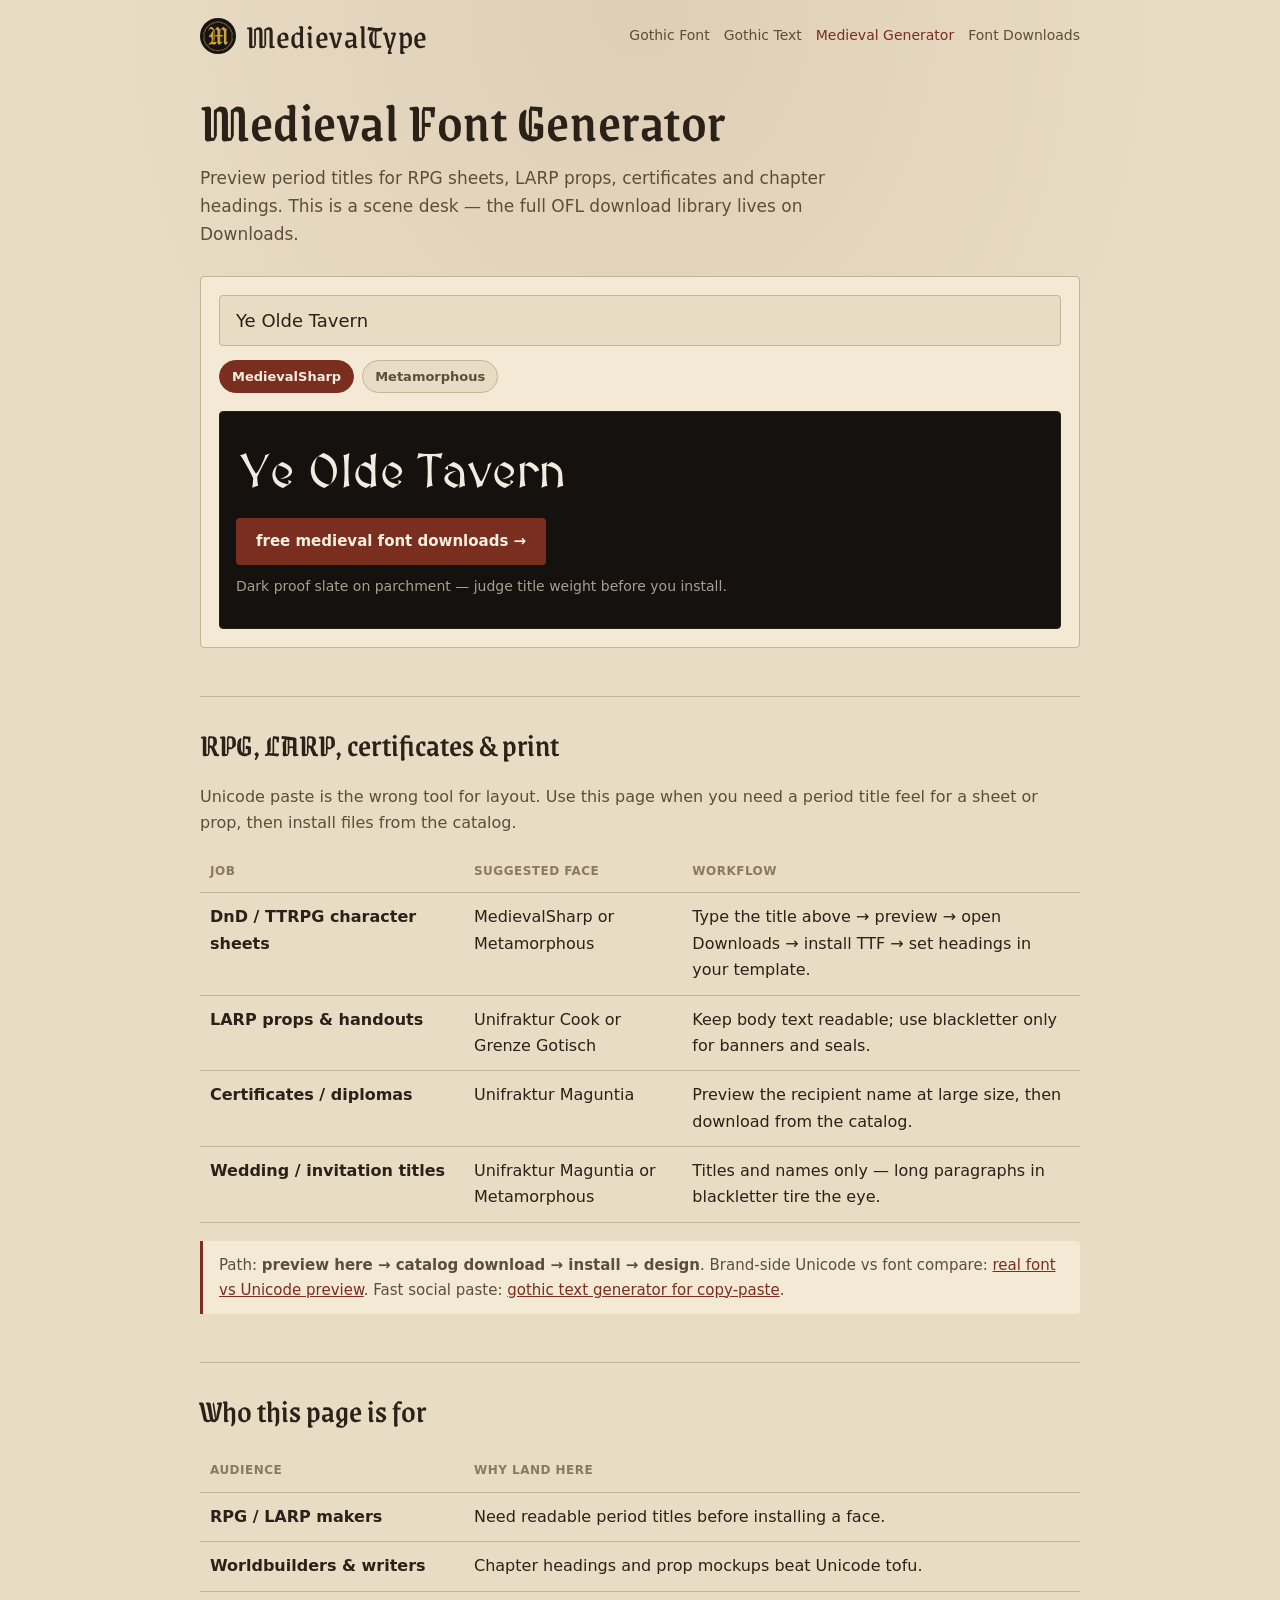
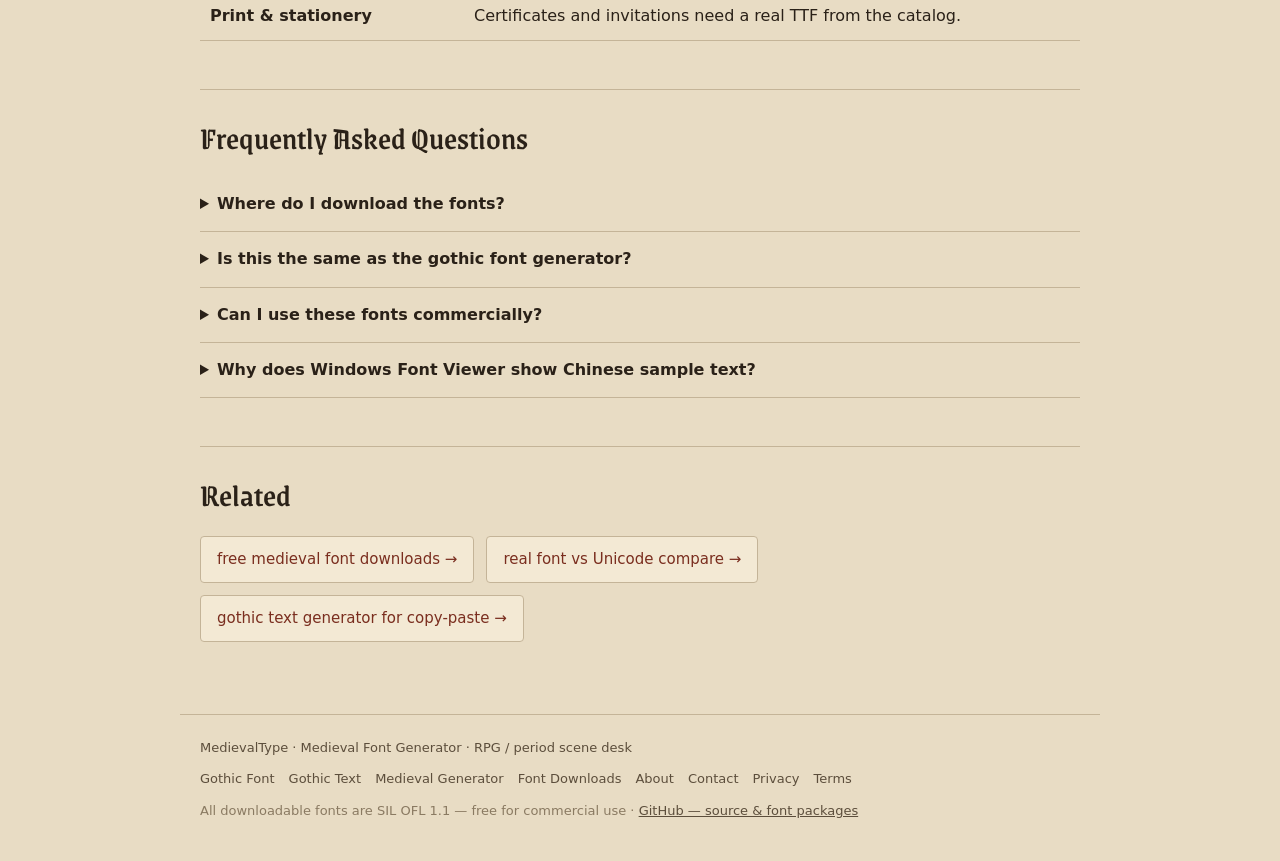
<file: medieval-font-generator/index.html>
<!DOCTYPE html>
<html lang="en" data-theme="parchment">
<head>
<meta charset="UTF-8">
<meta name="viewport" content="width=device-width, initial-scale=1">
<title>Medieval Font Generator &mdash; RPG, LARP &amp; Period Title Preview</title>
<meta name="description" content="Medieval font generator for RPG sheets, LARP props, certificates and period titles. Preview real blackletter faces, then download the full OFL catalog.">
<link rel="canonical" href="https://medievaltype.com/medieval-font-generator/">
<link rel="icon" href="/assets/favicon.png" type="image/png">
<link rel="icon" href="/assets/logo-mark.png" type="image/png" sizes="128x128">
<link rel="apple-touch-icon" href="/assets/apple-touch-icon.png">
<meta property="og:type" content="website">
<meta property="og:site_name" content="MedievalType">
<meta property="og:url" content="https://medievaltype.com/medieval-font-generator/">
<meta property="og:title" content="Medieval Font Generator &mdash; RPG &amp; Period Preview">
<meta property="og:description" content="Preview medieval type for RPG, LARP and certificates, then download OFL fonts from the catalog.">
<meta property="og:image" content="https://medievaltype.com/og/default.png">
<meta name="twitter:card" content="summary_large_image">
<meta name="twitter:image" content="https://medievaltype.com/og/default.png">
<script type="application/ld+json">
{
  "@context":"https://schema.org",
  "@type":"FAQPage",
  "mainEntity":[
    {"@type":"Question","name":"Where do I download the fonts?","acceptedAnswer":{"@type":"Answer","text":"On the Medieval Font Downloads catalog. This page is a scene preview for RPG, LARP and period titles; the catalog holds all six OFL packs."}},
    {"@type":"Question","name":"Is this the same as the gothic font generator?","acceptedAnswer":{"@type":"Answer","text":"No. This page focuses on medieval / RPG / certificate workflows with parchment styling. The gothic font generator compares real fonts with Unicode for brand mockups."}},
    {"@type":"Question","name":"Can I use these fonts commercially?","acceptedAnswer":{"@type":"Answer","text":"Yes under SIL OFL 1.1 for faces we host. Keep the license file with redistributions. You cannot sell the font file alone as your own product."}},
    {"@type":"Question","name":"Why does Windows Font Viewer show Chinese sample text?","acceptedAnswer":{"@type":"Answer","text":"That sentence comes from your Windows locale sample string, not from Chinese glyphs in the font. See the README inside each zip on the downloads page."}}
  ]
}
</script>
<link rel="stylesheet" href="/assets/css/site.css">
<style>
  .face-tabs { display:flex; flex-wrap:wrap; gap:8px; margin:14px 0 0; }
  .face-tabs button {
    border:1px solid var(--line); background:var(--bg); color:var(--dim);
    padding:8px 12px; border-radius:999px; cursor:pointer; font:650 13px var(--font-ui);
  }
  .face-tabs button[aria-selected="true"] {
    border-color: var(--accent); color: var(--accent-ink); background: var(--accent);
  }
  .primary-box {
    margin-top:18px; border:1px solid #2a2118; background:#14110e;
    border-radius:var(--radius); padding:16px;
  }
  .primary-box .sample {
    font-size: clamp(30px, 6vw, 48px); line-height:1.3; min-height:80px;
    word-break:break-word; padding:12px 4px 16px; color:#f3ebe0;
  }
  .primary-box .hint { color:#a89f92; }
</style>
</head>
<body>
<header class="site-header">
  <a class="brand" href="/"><img src="/assets/logo-mark.png" width="36" height="36" alt="">MedievalType</a>
    <nav class="nav" aria-label="Primary">
    <a href="/gothic-font-generator/">Gothic Font</a>
    <a href="/gothic-text-generator/">Gothic Text</a>
    <a href="/medieval-font-generator/" aria-current="page">Medieval Generator</a>
    <a href="/medieval-fonts/">Font Downloads</a>
  </nav>
</header>

<main class="wrap">
  <h1>Medieval Font Generator</h1>
  <p class="sub">Preview period titles for RPG sheets, LARP props, certificates and chapter headings. This is a scene desk &mdash; the full OFL download library lives on Downloads.</p>

  <div class="tool">
    <input type="text" id="src" value="Ye Olde Tavern" maxlength="120" autocomplete="off" aria-label="Type your medieval text">
    <div class="face-tabs" id="faces" role="tablist" aria-label="Demo medieval faces"></div>

    <div class="primary-box">
      <div class="sample" id="fontOut">Ye Olde Tavern</div>
      <div class="row">
        <a class="btn" href="/medieval-fonts/">free medieval font downloads &rarr;</a>
      </div>
      <p class="hint" style="margin-top:10px">Dark proof slate on parchment &mdash; judge title weight before you install.</p>
    </div>
  </div>

  <h2 id="workflows">RPG, LARP, certificates &amp; print</h2>
  <p>Unicode paste is the wrong tool for layout. Use this page when you need a period title feel for a sheet or prop, then install files from the catalog.</p>
  <div class="table-wrap">
  <table>
    <tr><th>Job</th><th>Suggested face</th><th>Workflow</th></tr>
    <tr><td>DnD / TTRPG character sheets</td><td>MedievalSharp or Metamorphous</td><td>Type the title above &rarr; preview &rarr; open Downloads &rarr; install TTF &rarr; set headings in your template.</td></tr>
    <tr><td>LARP props &amp; handouts</td><td>Unifraktur Cook or Grenze Gotisch</td><td>Keep body text readable; use blackletter only for banners and seals.</td></tr>
    <tr><td>Certificates / diplomas</td><td>Unifraktur Maguntia</td><td>Preview the recipient name at large size, then download from the catalog.</td></tr>
    <tr><td>Wedding / invitation titles</td><td>Unifraktur Maguntia or Metamorphous</td><td>Titles and names only &mdash; long paragraphs in blackletter tire the eye.</td></tr>
  </table>
  </div>
  <div class="note">
    Path: <strong>preview here &rarr; catalog download &rarr; install &rarr; design</strong>. Brand-side Unicode vs font compare: <a href="/gothic-font-generator/">real font vs Unicode preview</a>. Fast social paste: <a href="/gothic-text-generator/">gothic text generator for copy-paste</a>.
  </div>

  <h2>Who this page is for</h2>
  <div class="table-wrap">
  <table>
    <tr><th>Audience</th><th>Why land here</th></tr>
    <tr><td>RPG / LARP makers</td><td>Need readable period titles before installing a face.</td></tr>
    <tr><td>Worldbuilders &amp; writers</td><td>Chapter headings and prop mockups beat Unicode tofu.</td></tr>
    <tr><td>Print &amp; stationery</td><td>Certificates and invitations need a real TTF from the catalog.</td></tr>
  </table>
  </div>

  <h2>Frequently Asked Questions</h2>
  <details><summary>Where do I download the fonts?</summary>
    <p>On <a href="/medieval-fonts/">Medieval Font Downloads</a> &mdash; the only full six-pack catalog.</p>
  </details>
  <details><summary>Is this the same as the gothic font generator?</summary>
    <p>No. This page is the RPG / period scene desk. The gothic font generator compares real fonts with Unicode for brand mocks.</p>
  </details>
  <details><summary>Can I use these fonts commercially?</summary>
    <p>Yes under SIL OFL 1.1 for faces we host. Keep the license with redistributions.</p>
  </details>
  <details><summary>Why does Windows Font Viewer show Chinese sample text?</summary>
    <p>That is your OS locale sample string, not CJK glyphs in the font. See the README in each zip.</p>
  </details>

  <h2>Related</h2>
  <div class="links">
    <a href="/medieval-fonts/">free medieval font downloads &rarr;</a>
    <a href="/gothic-font-generator/">real font vs Unicode compare &rarr;</a>
    <a href="/gothic-text-generator/">gothic text generator for copy-paste &rarr;</a>
  </div>
</main>

<footer class="site-footer">
  <div class="footer-brand">MedievalType &middot; Medieval Font Generator &middot; RPG / period scene desk</div>
  <nav class="footer-nav" aria-label="Footer">
    <a href="/gothic-font-generator/">Gothic Font</a>
    <a href="/gothic-text-generator/">Gothic Text</a>
    <a href="/medieval-font-generator/">Medieval Generator</a>
    <a href="/medieval-fonts/">Font Downloads</a>
    <a href="/about/">About</a>
    <a href="/contact/">Contact</a>
    <a href="/privacy/">Privacy</a>
    <a href="/terms/">Terms</a>
  </nav>
  <div class="footer-meta">All downloadable fonts are SIL OFL 1.1 &mdash; free for commercial use &middot; <a href="https://github.com/eric4885/medievaltype.com" rel="noopener">GitHub &mdash; source &amp; font packages</a></div>
</footer>

<script>
const FACES = [
  { id:'medievalsharp', name:'MedievalSharp', family:'MedievalSharp' },
  { id:'metamorphous', name:'Metamorphous', family:'Metamorphous' },
];

const src = document.getElementById('src');
const faces = document.getElementById('faces');
const fontOut = document.getElementById('fontOut');
let current = FACES[0];

const hash = location.hash.replace(/^#/, '');
if (hash) {
  const found = FACES.find(f => f.id === hash);
  if (found) current = found;
}

FACES.forEach(f => {
  const b = document.createElement('button');
  b.type = 'button';
  b.textContent = f.name;
  b.dataset.id = f.id;
  b.setAttribute('role', 'tab');
  b.addEventListener('click', () => {
    current = f;
    render();
    history.replaceState(null, '', '#' + f.id);
  });
  faces.appendChild(b);
});

function render(){
  const text = src.value || 'Ye Olde Tavern';
  fontOut.style.fontFamily = current.family + ', serif';
  fontOut.textContent = text;
  faces.querySelectorAll('button').forEach(b => {
    b.setAttribute('aria-selected', String(b.dataset.id === current.id));
  });
}

src.addEventListener('input', render);
render();
</script>
</body>
</html>
</file>
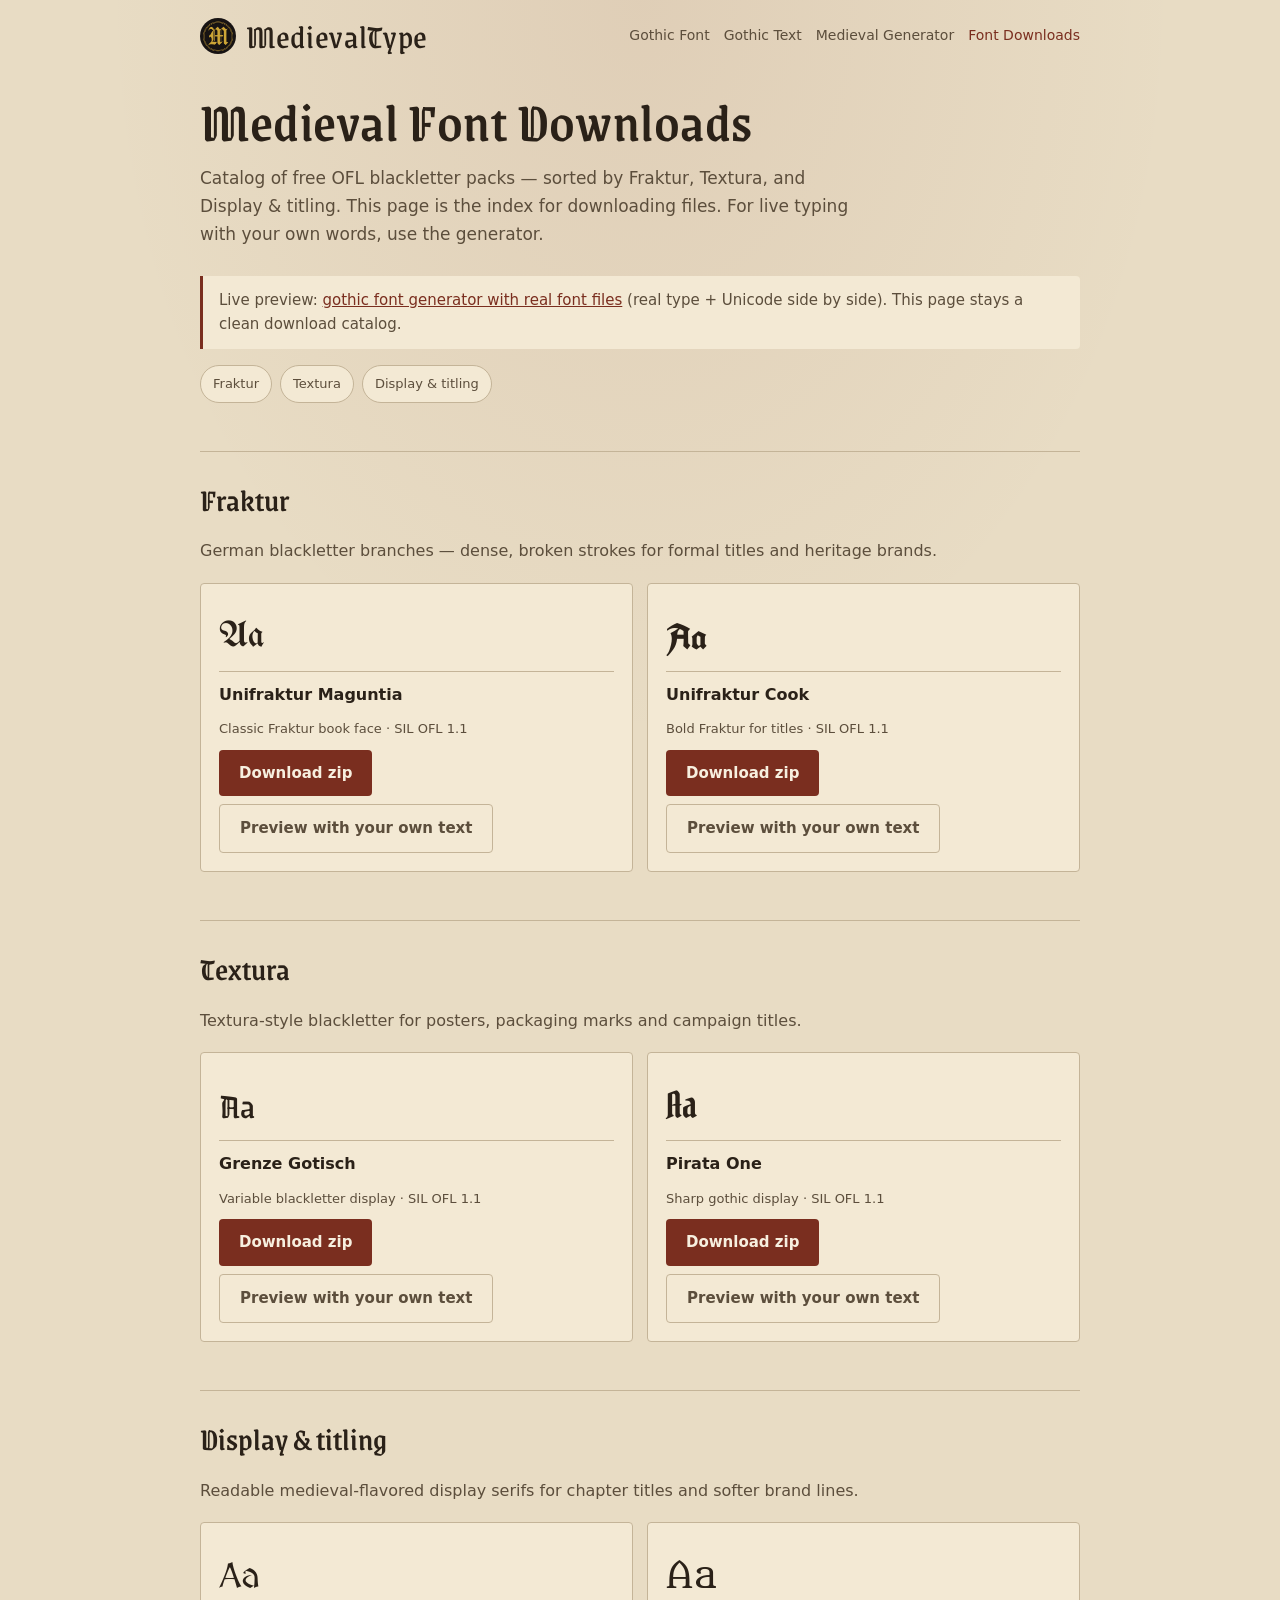
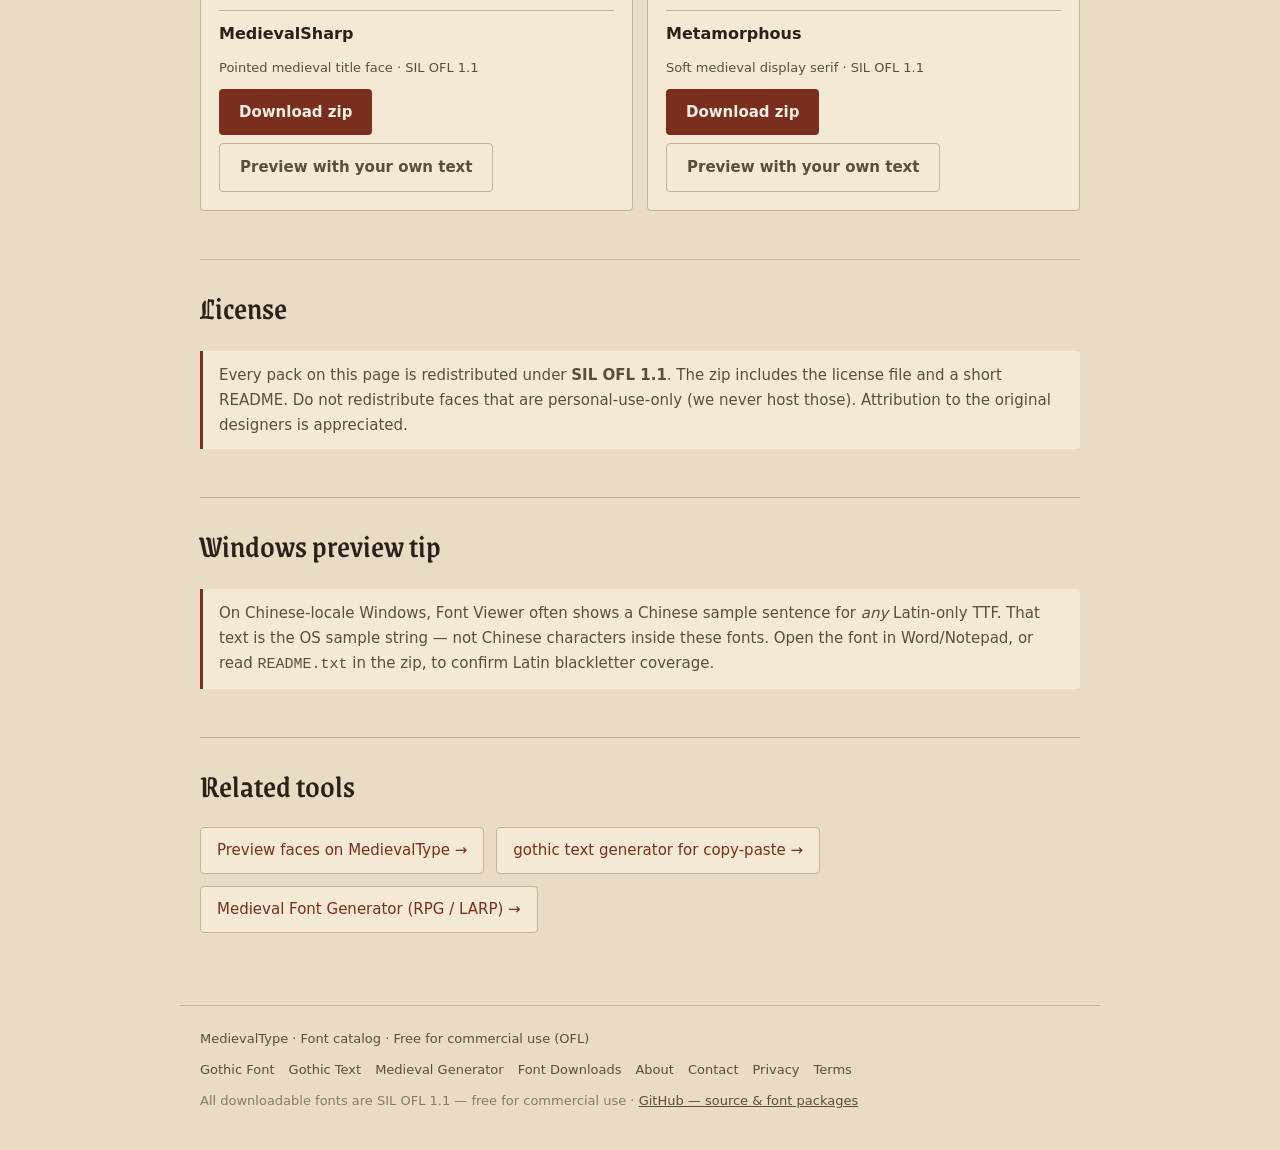
<file: medieval-fonts/index.html>
<!DOCTYPE html>
<html lang="en" data-theme="parchment">
<head>
<meta charset="UTF-8">
<meta name="viewport" content="width=device-width, initial-scale=1">
<title>Medieval Fonts &mdash; Free Blackletter &amp; Gothic TTF Catalog (OFL)</title>
<meta name="description" content="Catalog of free medieval, gothic and blackletter fonts under SIL OFL 1.1. Browse by Fraktur, Textura, and Display &amp; titling, then download TTF zips.">
<link rel="canonical" href="https://medievaltype.com/medieval-fonts/">
<link rel="icon" href="/assets/favicon.png" type="image/png">
<link rel="icon" href="/assets/logo-mark.png" type="image/png" sizes="128x128">
<link rel="apple-touch-icon" href="/assets/apple-touch-icon.png">
<meta property="og:type" content="website">
<meta property="og:site_name" content="MedievalType">
<meta property="og:url" content="https://medievaltype.com/medieval-fonts/">
<meta property="og:title" content="Medieval Fonts &mdash; Free Blackletter TTF Catalog">
<meta property="og:description" content="Browse our OFL blackletter catalog by category, then download TTF + license. Preview faces with your own text on MedievalType.">
<meta property="og:image" content="https://medievaltype.com/og/default.png">
<meta name="twitter:card" content="summary_large_image">
<meta name="twitter:image" content="https://medievaltype.com/og/default.png">
<link rel="stylesheet" href="/assets/css/site.css">
<script type="application/ld+json">
{
  "@context":"https://schema.org",
  "@type":"CollectionPage",
  "name":"Medieval Font Downloads",
  "url":"https://medievaltype.com/medieval-fonts/",
  "description":"Free OFL blackletter and gothic font catalog with TTF downloads.",
  "isPartOf":{"@type":"WebSite","name":"MedievalType","url":"https://medievaltype.com/"},
  "mainEntity":{
    "@type":"ItemList",
    "itemListElement":[
      {"@type":"ListItem","position":1,"name":"Unifraktur Maguntia","url":"https://medievaltype.com/downloads/UnifrakturMaguntia.zip"},
      {"@type":"ListItem","position":2,"name":"Unifraktur Cook","url":"https://medievaltype.com/downloads/UnifrakturCook.zip"},
      {"@type":"ListItem","position":3,"name":"Grenze Gotisch","url":"https://medievaltype.com/downloads/GrenzeGotisch.zip"},
      {"@type":"ListItem","position":4,"name":"Pirata One","url":"https://medievaltype.com/downloads/PirataOne.zip"},
      {"@type":"ListItem","position":5,"name":"MedievalSharp","url":"https://medievaltype.com/downloads/MedievalSharp.zip"},
      {"@type":"ListItem","position":6,"name":"Metamorphous","url":"https://medievaltype.com/downloads/Metamorphous.zip"}
    ]
  }
}
</script>
</head>
<body>
<header class="site-header">
  <a class="brand" href="/"><img src="/assets/logo-mark.png" width="36" height="36" alt="">MedievalType</a>
    <nav class="nav" aria-label="Primary">
    <a href="/gothic-font-generator/">Gothic Font</a>
    <a href="/gothic-text-generator/">Gothic Text</a>
    <a href="/medieval-font-generator/">Medieval Generator</a>
    <a href="/medieval-fonts/" aria-current="page">Font Downloads</a>
  </nav>
</header>

<main class="wrap">
  <h1>Medieval Font Downloads</h1>
  <p class="sub">Catalog of free OFL blackletter packs &mdash; sorted by Fraktur, Textura, and Display &amp; titling. This page is the index for downloading files. For live typing with your own words, use the generator.</p>

  <div class="note">
    Live preview: <a href="/gothic-font-generator/">gothic font generator with real font files</a> (real type + Unicode side by side). This page stays a clean download catalog.
  </div>

  <nav class="cat-nav" aria-label="Categories">
    <a href="#fraktur">Fraktur</a>
    <a href="#textura">Textura</a>
    <a href="#uncial-title">Display &amp; titling</a>
  </nav>

  <h2 id="fraktur">Fraktur</h2>
  <p>German blackletter branches &mdash; dense, broken strokes for formal titles and heritage brands.</p>
  <div class="font-grid" id="cat-fraktur">
    <article class="font-card">
      <div class="sample" style="font-family:UnifrakturMaguntia, serif">Aa</div>
      <div class="name">Unifraktur Maguntia</div>
      <div class="meta-line">Classic Fraktur book face &middot; SIL OFL 1.1</div>
      <div class="actions">
        <a class="btn" href="/downloads/UnifrakturMaguntia.zip" download>Download zip</a>
        <a class="btn ghost" href="/gothic-font-generator/#unifraktur-maguntia">Preview with your own text</a>
      </div>
    </article>
    <article class="font-card">
      <div class="sample" style="font-family:UnifrakturCook, serif">Aa</div>
      <div class="name">Unifraktur Cook</div>
      <div class="meta-line">Bold Fraktur for titles &middot; SIL OFL 1.1</div>
      <div class="actions">
        <a class="btn" href="/downloads/UnifrakturCook.zip" download>Download zip</a>
        <a class="btn ghost" href="/gothic-font-generator/#unifraktur-cook">Preview with your own text</a>
      </div>
    </article>
  </div>

  <h2 id="textura">Textura</h2>
  <p>Textura-style blackletter for posters, packaging marks and campaign titles.</p>
  <div class="font-grid" id="cat-display">
    <article class="font-card">
      <div class="sample" style='font-family:"Grenze Gotisch", serif'>Aa</div>
      <div class="name">Grenze Gotisch</div>
      <div class="meta-line">Variable blackletter display &middot; SIL OFL 1.1</div>
      <div class="actions">
        <a class="btn" href="/downloads/GrenzeGotisch.zip" download>Download zip</a>
        <a class="btn ghost" href="/gothic-font-generator/#grenze-gotisch">Preview with your own text</a>
      </div>
    </article>
    <article class="font-card">
      <div class="sample" style='font-family:"Pirata One", serif'>Aa</div>
      <div class="name">Pirata One</div>
      <div class="meta-line">Sharp gothic display &middot; SIL OFL 1.1</div>
      <div class="actions">
        <a class="btn" href="/downloads/PirataOne.zip" download>Download zip</a>
        <a class="btn ghost" href="/gothic-font-generator/#pirata-one">Preview with your own text</a>
      </div>
    </article>
  </div>

  <h2 id="uncial-title">Display &amp; titling</h2>
  <p>Readable medieval-flavored display serifs for chapter titles and softer brand lines.</p>
  <div class="font-grid" id="cat-title">
    <article class="font-card">
      <div class="sample" style="font-family:MedievalSharp, serif">Aa</div>
      <div class="name">MedievalSharp</div>
      <div class="meta-line">Pointed medieval title face &middot; SIL OFL 1.1</div>
      <div class="actions">
        <a class="btn" href="/downloads/MedievalSharp.zip" download>Download zip</a>
        <a class="btn ghost" href="/gothic-font-generator/#medievalsharp">Preview with your own text</a>
      </div>
    </article>
    <article class="font-card">
      <div class="sample" style="font-family:Metamorphous, serif">Aa</div>
      <div class="name">Metamorphous</div>
      <div class="meta-line">Soft medieval display serif &middot; SIL OFL 1.1</div>
      <div class="actions">
        <a class="btn" href="/downloads/Metamorphous.zip" download>Download zip</a>
        <a class="btn ghost" href="/gothic-font-generator/#metamorphous">Preview with your own text</a>
      </div>
    </article>
  </div>

  <h2>License</h2>
  <div class="note">
    Every pack on this page is redistributed under <strong>SIL OFL 1.1</strong>. The zip includes the license file and a short README. Do not redistribute faces that are personal-use-only (we never host those). Attribution to the original designers is appreciated.
  </div>

  <h2>Windows preview tip</h2>
  <div class="note">
    On Chinese-locale Windows, Font Viewer often shows a Chinese sample sentence for <em>any</em> Latin-only TTF. That text is the OS sample string &mdash; not Chinese characters inside these fonts. Open the font in Word/Notepad, or read <code>README.txt</code> in the zip, to confirm Latin blackletter coverage.
  </div>

  <h2>Related tools</h2>
  <div class="links">
    <a href="/gothic-font-generator/">Preview faces on MedievalType &rarr;</a>
    <a href="/gothic-text-generator/">gothic text generator for copy-paste &rarr;</a>
    <a href="/medieval-font-generator/">Medieval Font Generator (RPG / LARP) &rarr;</a>
  </div>
</main>

<footer class="site-footer">
  <div class="footer-brand">MedievalType &middot; Font catalog &middot; Free for commercial use (OFL)</div>
  <nav class="footer-nav" aria-label="Footer">
    <a href="/gothic-font-generator/">Gothic Font</a>
    <a href="/gothic-text-generator/">Gothic Text</a>
    <a href="/medieval-font-generator/">Medieval Generator</a>
    <a href="/medieval-fonts/">Font Downloads</a>
    <a href="/about/">About</a>
    <a href="/contact/">Contact</a>
    <a href="/privacy/">Privacy</a>
    <a href="/terms/">Terms</a>
  </nav>
  <div class="footer-meta">All downloadable fonts are SIL OFL 1.1 &mdash; free for commercial use &middot; <a href="https://github.com/eric4885/medievaltype.com" rel="noopener">GitHub &mdash; source &amp; font packages</a></div>
</footer>
</body>
</html>
</file>
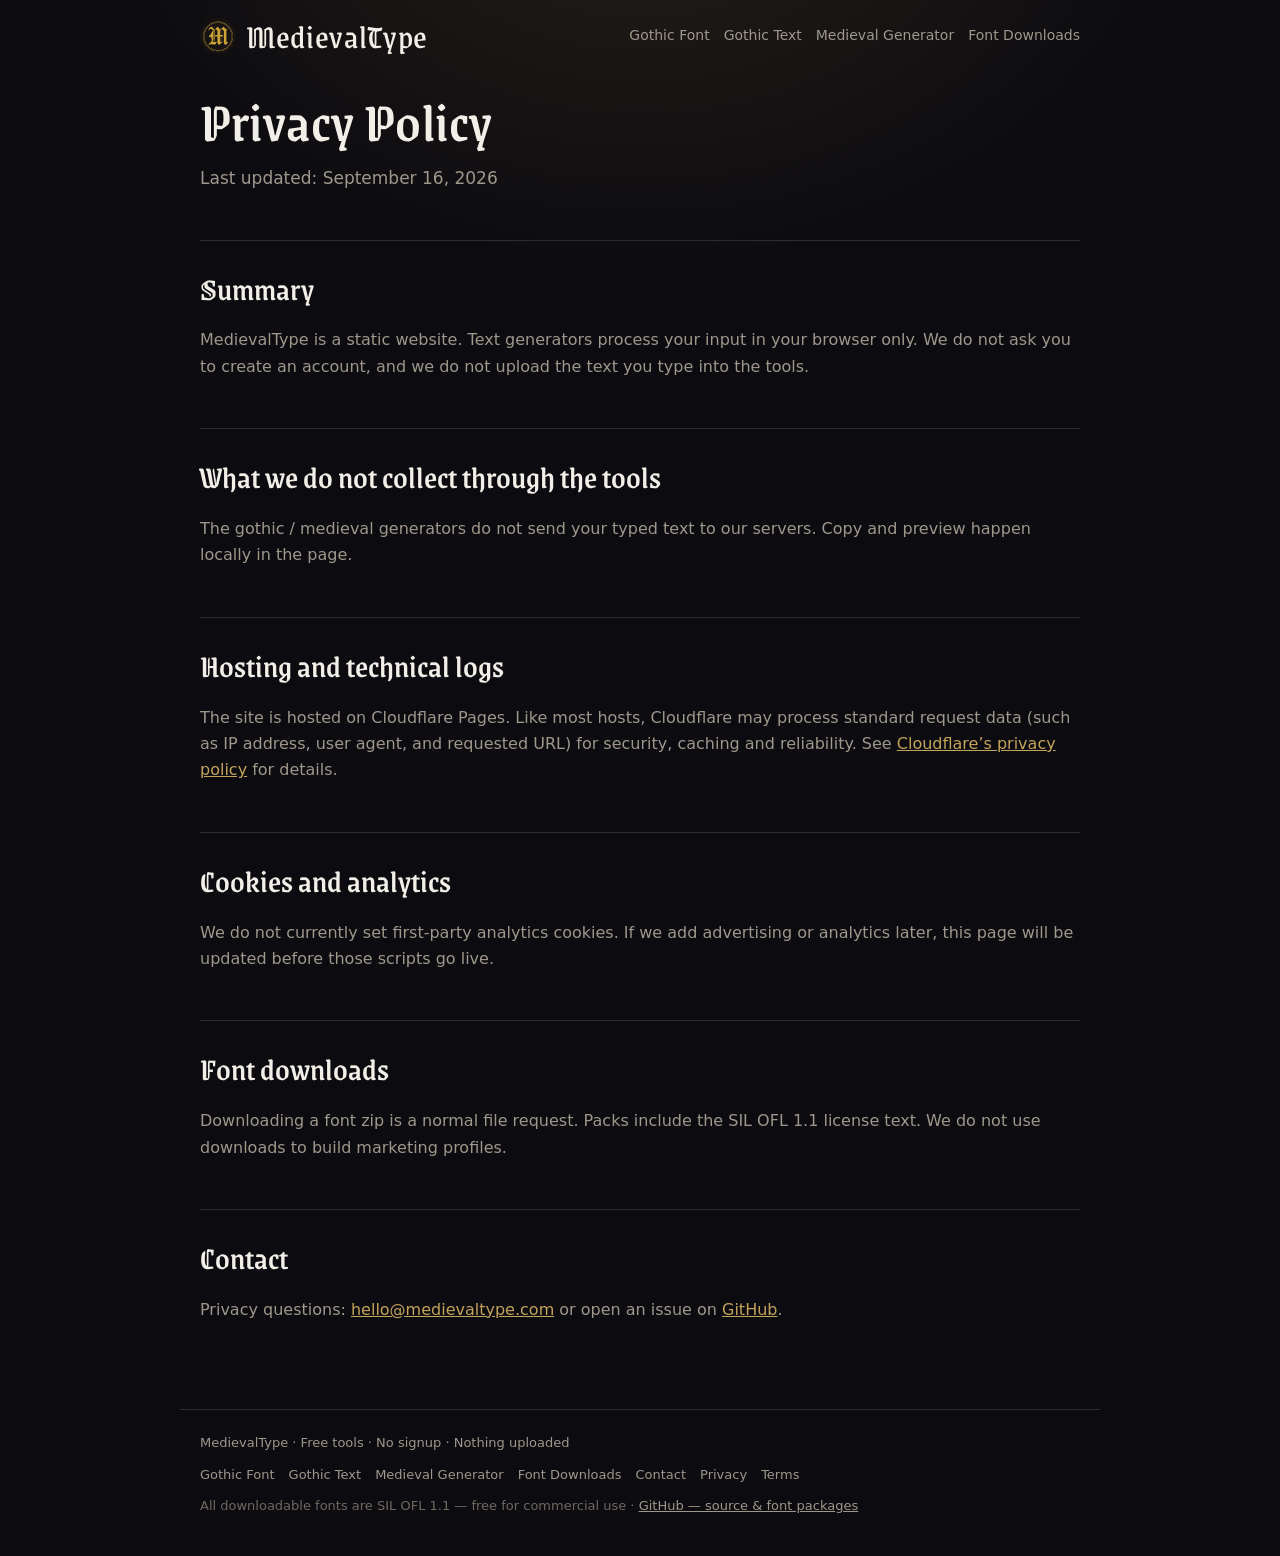
<file: privacy/index.html>
<!DOCTYPE html>
<html lang="en" data-theme="gothic">
<head>
<meta charset="UTF-8">
<meta name="viewport" content="width=device-width, initial-scale=1">
<title>Privacy Policy &mdash; MedievalType</title>
<meta name="description" content="Privacy policy for MedievalType. Generators run in your browser. We do not require accounts or upload your text.">
<link rel="canonical" href="https://medievaltype.com/privacy/">
<link rel="icon" href="/assets/favicon.png" type="image/png">
<link rel="icon" href="/assets/logo-mark.png" type="image/png" sizes="128x128">
<link rel="apple-touch-icon" href="/assets/apple-touch-icon.png">
<meta property="og:site_name" content="MedievalType">
<meta property="og:image" content="https://medievaltype.com/og/default.png">
<meta name="twitter:card" content="summary_large_image">
<meta name="twitter:image" content="https://medievaltype.com/og/default.png">
<link rel="stylesheet" href="/assets/css/site.css">
</head>
<body>
<header class="site-header">
  <a class="brand" href="/"><img src="/assets/logo-mark.png" width="36" height="36" alt="">MedievalType</a>
    <nav class="nav" aria-label="Primary">
    <a href="/gothic-font-generator/">Gothic Font</a>
    <a href="/gothic-text-generator/">Gothic Text</a>
    <a href="/medieval-font-generator/">Medieval Generator</a>
    <a href="/medieval-fonts/">Font Downloads</a>
  </nav>
</header>
<main class="wrap">
  <h1>Privacy Policy</h1>
  <p class="sub">Last updated: September 16, 2026</p>
  <h2>Summary</h2>
  <p>MedievalType is a static website. Text generators process your input in your browser only. We do not ask you to create an account, and we do not upload the text you type into the tools.</p>
  <h2>What we do not collect through the tools</h2>
  <p>The gothic / medieval generators do not send your typed text to our servers. Copy and preview happen locally in the page.</p>
  <h2>Hosting and technical logs</h2>
  <p>The site is hosted on Cloudflare Pages. Like most hosts, Cloudflare may process standard request data (such as IP address, user agent, and requested URL) for security, caching and reliability. See <a href="https://www.cloudflare.com/privacypolicy/" rel="noopener nofollow">Cloudflare&rsquo;s privacy policy</a> for details.</p>
  <h2>Cookies and analytics</h2>
  <p>We do not currently set first-party analytics cookies. If we add advertising or analytics later, this page will be updated before those scripts go live.</p>
  <h2>Font downloads</h2>
  <p>Downloading a font zip is a normal file request. Packs include the SIL OFL 1.1 license text. We do not use downloads to build marketing profiles.</p>
  <h2>Contact</h2>
  <p>Privacy questions: <a href="mailto:hello@medievaltype.com">hello@medievaltype.com</a> or open an issue on <a href="https://github.com/eric4885/medievaltype.com" rel="noopener">GitHub</a>.</p>
</main>
<footer class="site-footer">
  <div class="footer-brand">MedievalType &middot; Free tools &middot; No signup &middot; Nothing uploaded</div>
  <nav class="footer-nav" aria-label="Footer">
    <a href="/gothic-font-generator/">Gothic Font</a>
    <a href="/gothic-text-generator/">Gothic Text</a>
    <a href="/medieval-font-generator/">Medieval Generator</a>
    <a href="/medieval-fonts/">Font Downloads</a>
    <a href="/contact/">Contact</a>
    <a href="/privacy/">Privacy</a>
    <a href="/terms/">Terms</a>
  </nav>
  <div class="footer-meta">All downloadable fonts are SIL OFL 1.1 &mdash; free for commercial use &middot; <a href="https://github.com/eric4885/medievaltype.com" rel="noopener">GitHub &mdash; source &amp; font packages</a></div>
</footer>
</body>
</html>
</file>
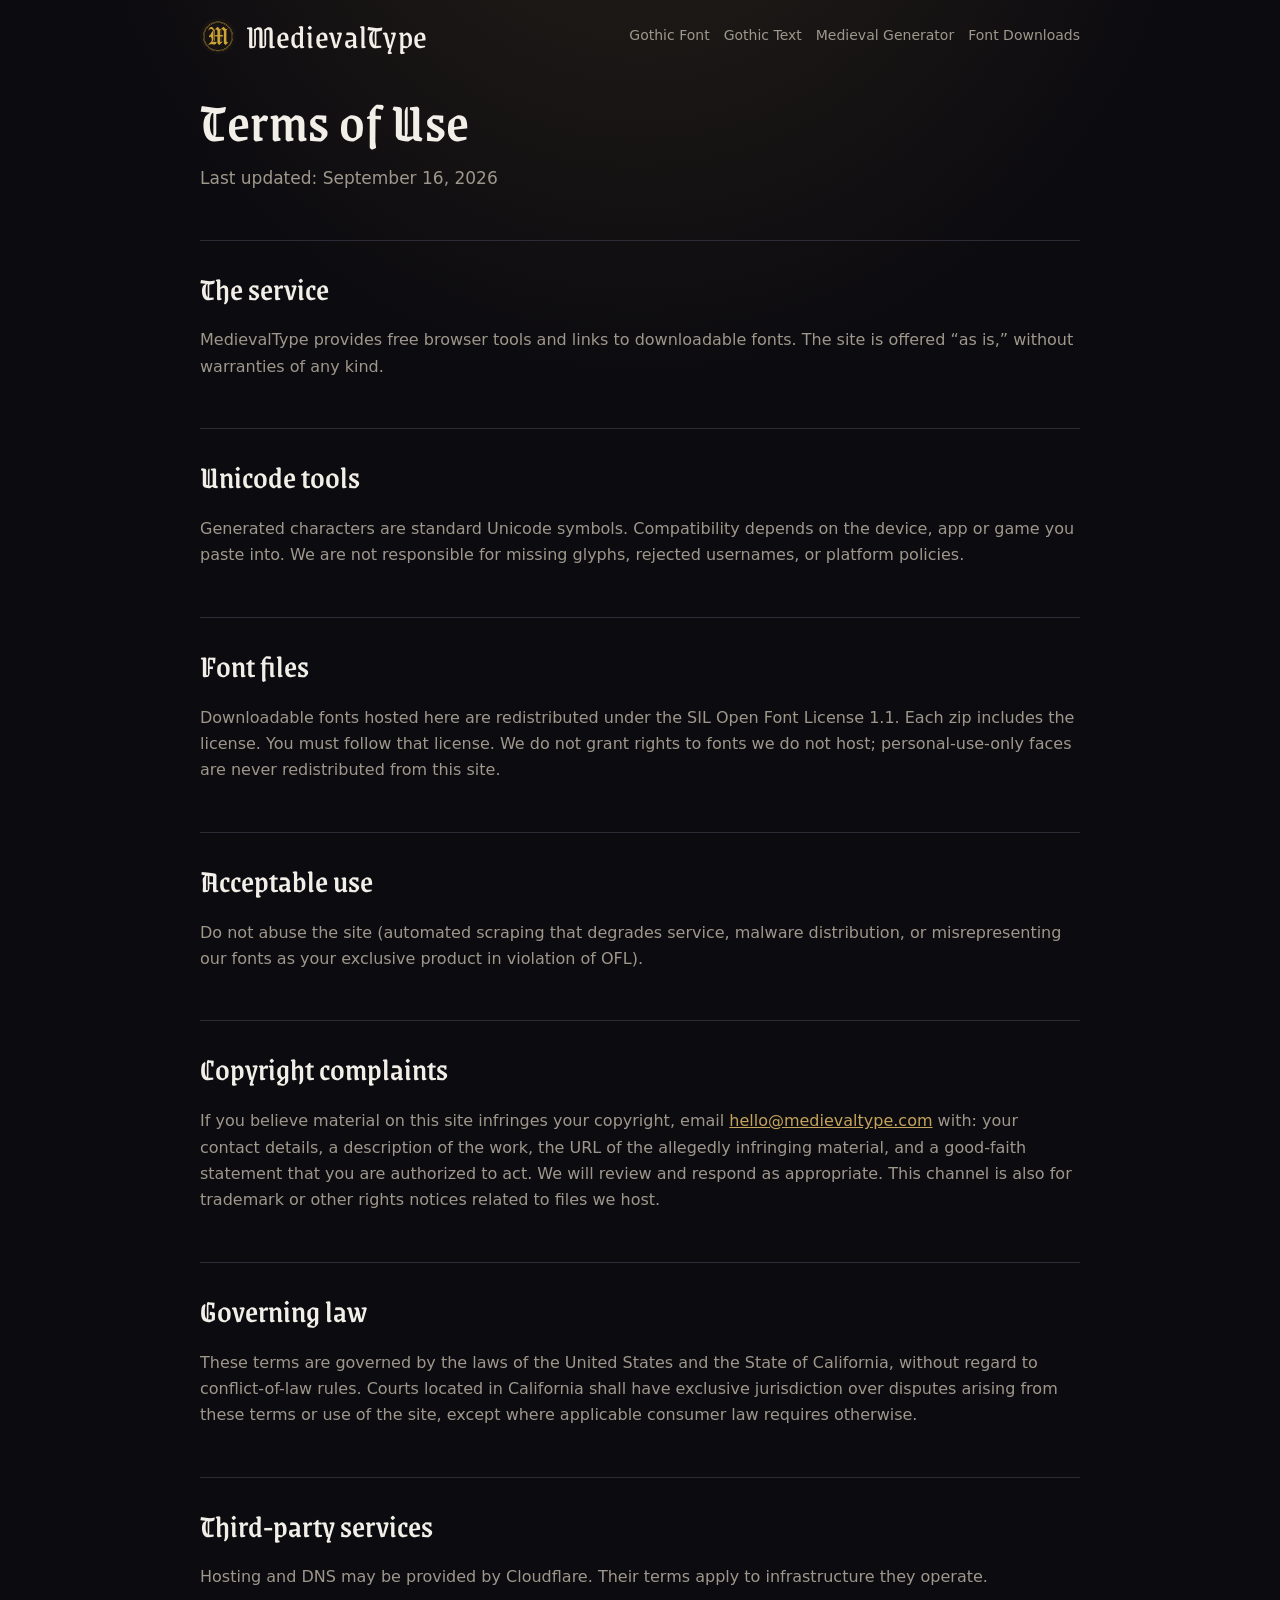
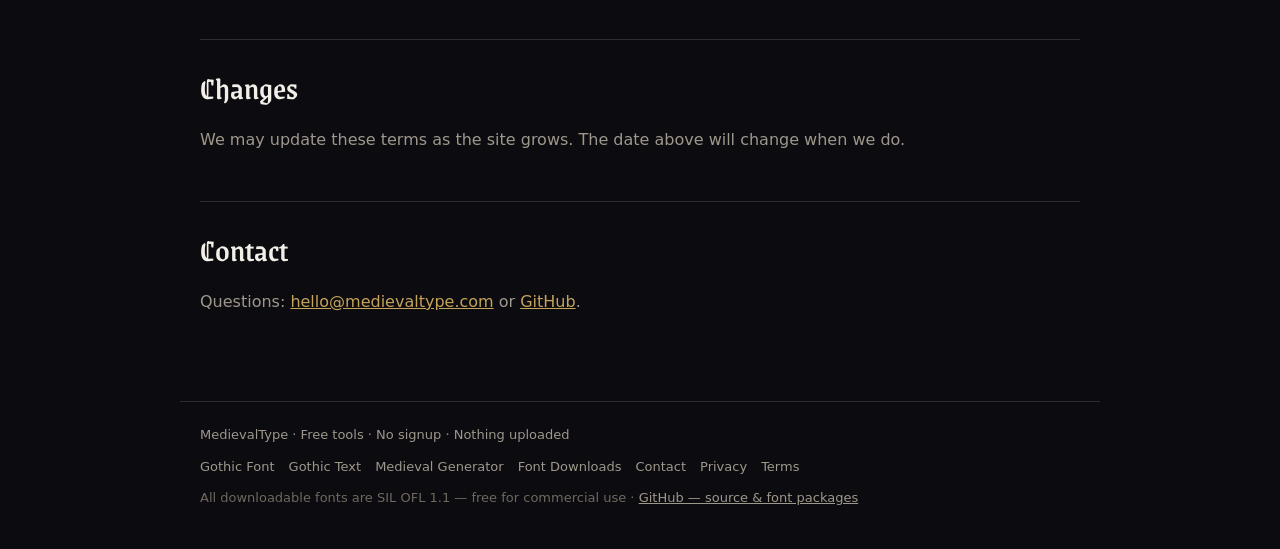
<file: terms/index.html>
<!DOCTYPE html>
<html lang="en" data-theme="gothic">
<head>
<meta charset="UTF-8">
<meta name="viewport" content="width=device-width, initial-scale=1">
<title>Terms of Use &mdash; MedievalType</title>
<meta name="description" content="Terms of use for MedievalType tools and OFL font downloads.">
<link rel="canonical" href="https://medievaltype.com/terms/">
<link rel="icon" href="/assets/favicon.png" type="image/png">
<link rel="icon" href="/assets/logo-mark.png" type="image/png" sizes="128x128">
<link rel="apple-touch-icon" href="/assets/apple-touch-icon.png">
<meta property="og:site_name" content="MedievalType">
<meta property="og:image" content="https://medievaltype.com/og/default.png">
<meta name="twitter:card" content="summary_large_image">
<meta name="twitter:image" content="https://medievaltype.com/og/default.png">
<link rel="stylesheet" href="/assets/css/site.css">
</head>
<body>
<header class="site-header">
  <a class="brand" href="/"><img src="/assets/logo-mark.png" width="36" height="36" alt="">MedievalType</a>
    <nav class="nav" aria-label="Primary">
    <a href="/gothic-font-generator/">Gothic Font</a>
    <a href="/gothic-text-generator/">Gothic Text</a>
    <a href="/medieval-font-generator/">Medieval Generator</a>
    <a href="/medieval-fonts/">Font Downloads</a>
  </nav>
</header>
<main class="wrap">
  <h1>Terms of Use</h1>
  <p class="sub">Last updated: September 16, 2026</p>
  <h2>The service</h2>
  <p>MedievalType provides free browser tools and links to downloadable fonts. The site is offered &ldquo;as is,&rdquo; without warranties of any kind.</p>
  <h2>Unicode tools</h2>
  <p>Generated characters are standard Unicode symbols. Compatibility depends on the device, app or game you paste into. We are not responsible for missing glyphs, rejected usernames, or platform policies.</p>
  <h2>Font files</h2>
  <p>Downloadable fonts hosted here are redistributed under the SIL Open Font License 1.1. Each zip includes the license. You must follow that license. We do not grant rights to fonts we do not host; personal-use-only faces are never redistributed from this site.</p>
  <h2>Acceptable use</h2>
  <p>Do not abuse the site (automated scraping that degrades service, malware distribution, or misrepresenting our fonts as your exclusive product in violation of OFL).</p>
  <h2>Copyright complaints</h2>
  <p>If you believe material on this site infringes your copyright, email <a href="mailto:hello@medievaltype.com">hello@medievaltype.com</a> with: your contact details, a description of the work, the URL of the allegedly infringing material, and a good-faith statement that you are authorized to act. We will review and respond as appropriate. This channel is also for trademark or other rights notices related to files we host.</p>
  <h2>Governing law</h2>
  <p>These terms are governed by the laws of the United States and the State of California, without regard to conflict-of-law rules. Courts located in California shall have exclusive jurisdiction over disputes arising from these terms or use of the site, except where applicable consumer law requires otherwise.</p>
  <h2>Third-party services</h2>
  <p>Hosting and DNS may be provided by Cloudflare. Their terms apply to infrastructure they operate.</p>
  <h2>Changes</h2>
  <p>We may update these terms as the site grows. The date above will change when we do.</p>
  <h2>Contact</h2>
  <p>Questions: <a href="mailto:hello@medievaltype.com">hello@medievaltype.com</a> or <a href="https://github.com/eric4885/medievaltype.com" rel="noopener">GitHub</a>.</p>
</main>
<footer class="site-footer">
  <div class="footer-brand">MedievalType &middot; Free tools &middot; No signup &middot; Nothing uploaded</div>
  <nav class="footer-nav" aria-label="Footer">
    <a href="/gothic-font-generator/">Gothic Font</a>
    <a href="/gothic-text-generator/">Gothic Text</a>
    <a href="/medieval-font-generator/">Medieval Generator</a>
    <a href="/medieval-fonts/">Font Downloads</a>
    <a href="/contact/">Contact</a>
    <a href="/privacy/">Privacy</a>
    <a href="/terms/">Terms</a>
  </nav>
  <div class="footer-meta">All downloadable fonts are SIL OFL 1.1 &mdash; free for commercial use &middot; <a href="https://github.com/eric4885/medievaltype.com" rel="noopener">GitHub &mdash; source &amp; font packages</a></div>
</footer>
</body>
</html>
</file>
<file: assets/css/site.css>
/* MedievalType shared tokens — dark defaults always present (avoids white flash if a theme fails) */
:root {
  --font-ui: "Segoe UI", system-ui, -apple-system, sans-serif;
  --font-display: "Grenze Gotisch", "UnifrakturMaguntia", Georgia, serif;
  --font-body: Georgia, "Times New Roman", serif;
  --radius: 4px;
  --max: 920px;
  --bg: #0c0b0f;
  --bg-2: #14121a;
  --panel: #18161f;
  --line: #2e2a36;
  --ink: #f2efe8;
  --dim: #9e978c;
  --muted: #6f6860;
  --accent: #c4a35a;
  --accent-ink: #1a1408;
  --ok: #7dba7a;
  --warn: #d4a84b;
  --bad: #c97a6e;
  --hero-glow: radial-gradient(ellipse 80% 50% at 50% -10%, rgba(196,163,90,.14), transparent 55%);
  --preview-bg: linear-gradient(180deg, #1c1a22, #121018);
}

/* Dark gothic theme (gothic text) — warm black + soft gold */
html[data-theme="gothic"] {
  --bg: #0c0b0f;
  --bg-2: #14121a;
  --panel: #18161f;
  --line: #2e2a36;
  --ink: #f2efe8;
  --dim: #9e978c;
  --muted: #6f6860;
  --accent: #c4a35a;
  --accent-ink: #1a1408;
  --hero-glow: radial-gradient(ellipse 80% 50% at 50% -10%, rgba(196,163,90,.14), transparent 55%);
  --preview-bg: linear-gradient(180deg, #1c1a22, #121018);
}

/* Atelier dark — gothic font generator: cooler ink-blue night, brighter gold (still dark, not light) */
html[data-theme="atelier"] {
  --bg: #07090f;
  --bg-2: #0f131c;
  --panel: #121826;
  --line: #2a3448;
  --ink: #eef2f8;
  --dim: #9aa8bc;
  --muted: #66758a;
  --accent: #e0b84a;
  --accent-ink: #121008;
  --ok: #6fbf8a;
  --warn: #d4a84b;
  --bad: #c97a6e;
  --hero-glow: radial-gradient(ellipse 65% 50% at 80% -10%, rgba(70,100,170,.22), transparent 55%),
               radial-gradient(ellipse 45% 35% at 5% 5%, rgba(224,184,74,.12), transparent 50%);
  --preview-bg: linear-gradient(160deg, #182033, #0a0d14 75%);
}

/* Parchment / medieval theme */
html[data-theme="parchment"] {
  --bg: #e8dcc4;
  --bg-2: #dfd0b4;
  --panel: #f3e9d4;
  --line: #c4b498;
  --ink: #2a2118;
  --dim: #5c4e3c;
  --muted: #8a7a62;
  --accent: #7a2e1f;
  --accent-ink: #f7efdf;
  --ok: #2f6b3a;
  --warn: #8a5a12;
  --bad: #8b2e22;
  --hero-glow: radial-gradient(ellipse 70% 45% at 50% 0%, rgba(122,46,31,.08), transparent 60%);
  --preview-bg: linear-gradient(180deg, #f7efdf, #ebe0c8);
}

@font-face {
  font-family: "UnifrakturMaguntia";
  src: url("/assets/fonts/unifraktur-maguntia/UnifrakturMaguntia-Book.woff2") format("woff2"),
       url("/assets/fonts/unifraktur-maguntia/UnifrakturMaguntia-Book.ttf") format("truetype");
  font-display: swap;
}
@font-face {
  font-family: "UnifrakturCook";
  src: url("/assets/fonts/unifraktur-cook/UnifrakturCook-Bold.woff2") format("woff2"),
       url("/assets/fonts/unifraktur-cook/UnifrakturCook-Bold.ttf") format("truetype");
  font-display: swap;
}
@font-face {
  font-family: "MedievalSharp";
  src: url("/assets/fonts/medievalsharp/MedievalSharp.woff2") format("woff2"),
       url("/assets/fonts/medievalsharp/MedievalSharp.ttf") format("truetype");
  font-display: swap;
}
@font-face {
  font-family: "Pirata One";
  src: url("/assets/fonts/pirata-one/PirataOne-Regular.woff2") format("woff2"),
       url("/assets/fonts/pirata-one/PirataOne-Regular.ttf") format("truetype");
  font-display: swap;
}
@font-face {
  font-family: "Grenze Gotisch";
  src: url("/assets/fonts/grenze-gotisch/GrenzeGotisch-Variable.woff2") format("woff2"),
       url("/assets/fonts/grenze-gotisch/GrenzeGotisch-Variable.ttf") format("truetype");
  font-display: swap;
}
@font-face {
  font-family: "Metamorphous";
  src: url("/assets/fonts/metamorphous/Metamorphous-Regular.woff2") format("woff2"),
       url("/assets/fonts/metamorphous/Metamorphous-Regular.ttf") format("truetype");
  font-display: swap;
}

*,
*::before,
*::after { box-sizing: border-box; }

html { scroll-behavior: smooth; }

body {
  margin: 0;
  min-height: 100vh;
  background: var(--bg);
  background-image: var(--hero-glow);
  color: var(--ink);
  font: 16px/1.65 var(--font-ui);
}

a { color: var(--accent); }
a:hover { text-decoration: underline; }

.site-header {
  display: flex;
  align-items: center;
  justify-content: space-between;
  gap: 16px;
  max-width: var(--max);
  margin: 0 auto;
  padding: 18px 20px 0;
}
.brand {
  display: inline-flex;
  align-items: center;
  gap: 10px;
  font-family: var(--font-display);
  font-size: clamp(26px, 4.5vw, 34px);
  line-height: 1;
  color: var(--ink);
  text-decoration: none;
  letter-spacing: .02em;
}
.brand img {
  width: 36px;
  height: 36px;
  border-radius: 50%;
  flex: 0 0 auto;
  background: #0c0b0f;
}
.brand:hover { text-decoration: none; color: var(--accent); }
.brand:hover img { box-shadow: 0 0 0 1px var(--accent); }
.nav {
  display: flex;
  flex-wrap: wrap;
  gap: 8px 14px;
  font-size: 14px;
}
.nav a {
  color: var(--dim);
  text-decoration: none;
}
.nav a:hover,
.nav a[aria-current="page"] {
  color: var(--accent);
}

.wrap {
  max-width: var(--max);
  margin: 0 auto;
  padding: 28px 20px 72px;
}

h1 {
  font-family: var(--font-display);
  font-size: clamp(34px, 7vw, 56px);
  line-height: 1.1;
  margin: 8px 0 12px;
  font-weight: 500;
  letter-spacing: .01em;
}
.sub {
  color: var(--dim);
  font-size: 17px;
  margin: 0 0 28px;
  max-width: 62ch;
}
h2 {
  font-family: var(--font-display);
  font-size: clamp(24px, 4vw, 32px);
  margin: 48px 0 12px;
  padding-top: 22px;
  border-top: 1px solid var(--line);
  font-weight: 500;
}
h3 {
  font-size: 18px;
  margin: 22px 0 8px;
}
p { color: var(--dim); margin: 0 0 14px; }

.tool {
  background: var(--panel);
  border: 1px solid var(--line);
  border-radius: var(--radius);
  padding: 18px;
}
.tool input[type="text"],
.tool textarea {
  width: 100%;
  padding: 14px 16px;
  font-size: 18px;
  border-radius: var(--radius);
  background: var(--bg);
  color: var(--ink);
  border: 1px solid var(--line);
  outline: none;
  font-family: var(--font-ui);
}
.tool input[type="text"]:focus,
.tool textarea:focus { border-color: var(--accent); }

.main-preview {
  margin: 16px 0;
  padding: 28px 18px;
  text-align: center;
  border-radius: var(--radius);
  background: var(--preview-bg);
  border: 1px solid var(--line);
  font-size: clamp(28px, 7vw, 48px);
  line-height: 1.35;
  word-break: break-word;
  min-height: 88px;
}

.row {
  display: flex;
  gap: 10px;
  flex-wrap: wrap;
  align-items: center;
}

.btn {
  padding: 11px 20px;
  border-radius: var(--radius);
  border: 0;
  cursor: pointer;
  font-size: 15px;
  font-weight: 650;
  background: var(--accent);
  color: var(--accent-ink);
  font-family: var(--font-ui);
  text-decoration: none;
  display: inline-flex;
  align-items: center;
  justify-content: center;
  min-height: 44px;
}
.btn:hover { filter: brightness(1.05); text-decoration: none; }
.btn:active { transform: translateY(1px); }
.btn.ghost {
  background: transparent;
  color: var(--dim);
  border: 1px solid var(--line);
}
.btn.ghost.on,
.btn.ghost[aria-pressed="true"] {
  color: var(--accent);
  border-color: var(--accent);
}
.hint { color: var(--dim); font-size: 14px; }
.hint.ok { color: var(--ok); }

.list { margin-top: 22px; border-top: 1px solid var(--line); }
.item {
  display: flex;
  align-items: center;
  gap: 14px;
  padding: 14px 6px;
  border-bottom: 1px solid var(--line);
  cursor: pointer;
}
.item:hover { background: color-mix(in srgb, var(--panel) 70%, transparent); }
.item.is-active {
  outline: 1px solid var(--accent);
  outline-offset: -1px;
  background: color-mix(in srgb, var(--accent) 8%, transparent);
}
.item .out {
  flex: 1;
  font-size: 22px;
  word-break: break-word;
  min-width: 0;
}
.item .meta { width: 180px; flex-shrink: 0; }
.item .nm { font-size: 14px; font-weight: 650; color: var(--ink); }
.item .tag {
  font-size: 11px;
  padding: 2px 7px;
  border-radius: 999px;
  display: inline-block;
  margin-top: 4px;
}
.t-hi { background: color-mix(in srgb, var(--ok) 18%, transparent); color: var(--ok); }
.t-md { background: color-mix(in srgb, var(--warn) 18%, transparent); color: var(--warn); }
.t-lo { background: color-mix(in srgb, var(--bad) 18%, transparent); color: var(--bad); }
.cp {
  padding: 11px 18px;
  min-height: 44px;
  border-radius: var(--radius);
  border: 1px solid var(--line);
  background: var(--bg);
  color: var(--dim);
  cursor: pointer;
  font-size: 14px;
  flex-shrink: 0;
  font-family: var(--font-ui);
  display: inline-flex;
  align-items: center;
  justify-content: center;
}
.cp:hover { color: var(--ink); border-color: var(--accent); }

.paths {
  display: grid;
  gap: 14px;
  grid-template-columns: repeat(auto-fit, minmax(240px, 1fr));
  margin: 28px 0 8px;
}
.path {
  display: block;
  padding: 22px 20px;
  border: 1px solid var(--line);
  border-radius: var(--radius);
  background: var(--panel);
  text-decoration: none;
  color: var(--ink);
  transition: border-color .15s, transform .15s;
}
.path:hover {
  border-color: var(--accent);
  text-decoration: none;
  transform: translateY(-1px);
}
.path .kicker {
  font-size: 12px;
  letter-spacing: .08em;
  text-transform: uppercase;
  color: var(--accent);
  margin-bottom: 8px;
}
.path .t {
  font-family: var(--font-display);
  font-size: 26px;
  margin-bottom: 8px;
  line-height: 1.15;
}
.path .d { font-size: 14px; color: var(--dim); line-height: 1.5; }
.path.soon {
  opacity: .55;
  pointer-events: none;
}
.path.soon .kicker::after { content: " &middot; soon"; }

.hero-mark {
  font-family: var(--font-display);
  font-size: clamp(42px, 10vw, 72px);
  line-height: 1.15;
  margin: 18px 0 8px;
  color: var(--ink);
  text-align: left;
  letter-spacing: .02em;
}
.hero-mark span { color: var(--accent); }

.font-grid {
  display: grid;
  gap: 14px;
  grid-template-columns: repeat(auto-fit, minmax(260px, 1fr));
  margin-top: 18px;
}
.font-card {
  border: 1px solid var(--line);
  background: var(--panel);
  border-radius: var(--radius);
  padding: 18px;
  display: flex;
  flex-direction: column;
  gap: 10px;
}
.font-card .sample {
  font-size: clamp(28px, 5vw, 36px);
  line-height: 1.25;
  min-height: 56px;
  padding: 12px 0;
  border-bottom: 1px solid var(--line);
  word-break: break-word;
}
.font-card .name { font-weight: 700; color: var(--ink); }
.font-card .meta-line { font-size: 13px; color: var(--dim); }
.font-card .actions { display: flex; gap: 8px; flex-wrap: wrap; margin-top: auto; }

.cat-nav {
  display: flex;
  flex-wrap: wrap;
  gap: 8px;
  margin: 0 0 22px;
}
.cat-nav a {
  text-decoration: none;
  border: 1px solid var(--line);
  padding: 7px 12px;
  border-radius: 999px;
  color: var(--dim);
  font-size: 13px;
  background: var(--panel);
}
.cat-nav a:hover { border-color: var(--accent); color: var(--accent); }

.table-wrap {
  width: 100%;
  overflow-x: auto;
  -webkit-overflow-scrolling: touch;
  margin: 12px 0 18px;
}
table {
  width: 100%;
  border-collapse: collapse;
  margin: 0;
  font-size: 16px;
  min-width: 480px;
}
th, td {
  text-align: left;
  padding: 11px 10px;
  border-bottom: 1px solid var(--line);
  vertical-align: top;
}
th {
  color: var(--muted);
  font-weight: 650;
  font-size: 12px;
  text-transform: uppercase;
  letter-spacing: .04em;
}
td:first-child { color: var(--ink); font-weight: 550; width: 30%; }

a:focus-visible,
button:focus-visible,
summary:focus-visible,
input:focus-visible {
  outline: 2px solid var(--accent);
  outline-offset: 2px;
}

.note {
  border-left: 3px solid var(--accent);
  padding: 12px 16px;
  background: var(--panel);
  border-radius: 0 var(--radius) var(--radius) 0;
  margin: 16px 0;
  color: var(--dim);
  font-size: 15px;
}

details { border-bottom: 1px solid var(--line); padding: 14px 0; }
summary { cursor: pointer; font-weight: 650; font-size: 16px; color: var(--ink); }
details p { color: var(--dim); margin: 10px 0 0; font-size: 15px; }

.links { display: flex; gap: 12px; flex-wrap: wrap; margin-top: 14px; }
.links a {
  color: var(--accent);
  text-decoration: none;
  border: 1px solid var(--line);
  padding: 10px 16px;
  border-radius: var(--radius);
  font-size: 15px;
  background: var(--panel);
}
.links a:hover { border-color: var(--accent); }

.site-footer {
  max-width: var(--max);
  margin: 0 auto;
  padding: 22px 20px 40px;
  color: var(--muted);
  font-size: 13px;
  border-top: 1px solid var(--line);
  display: grid;
  gap: 10px;
}
.footer-brand { color: var(--dim); }
.footer-nav {
  display: flex;
  flex-wrap: wrap;
  gap: 8px 14px;
}
.footer-nav a {
  color: var(--dim);
  text-decoration: none;
}
.footer-nav a:hover { color: var(--accent); }
.footer-meta a { color: var(--dim); }
.footer-meta a:hover { color: var(--accent); }

@media (max-width: 640px) {
  .item { flex-wrap: wrap; }
  .item .meta { width: 100%; order: 2; }
  .item .out { order: 1; width: 100%; }
  .cp { order: 3; padding: 11px 18px; }
  table { font-size: 14px; min-width: 420px; }
  th, td { padding: 9px 6px; word-break: break-word; }
  .site-header { flex-direction: column; align-items: flex-start; }
}
</file>
